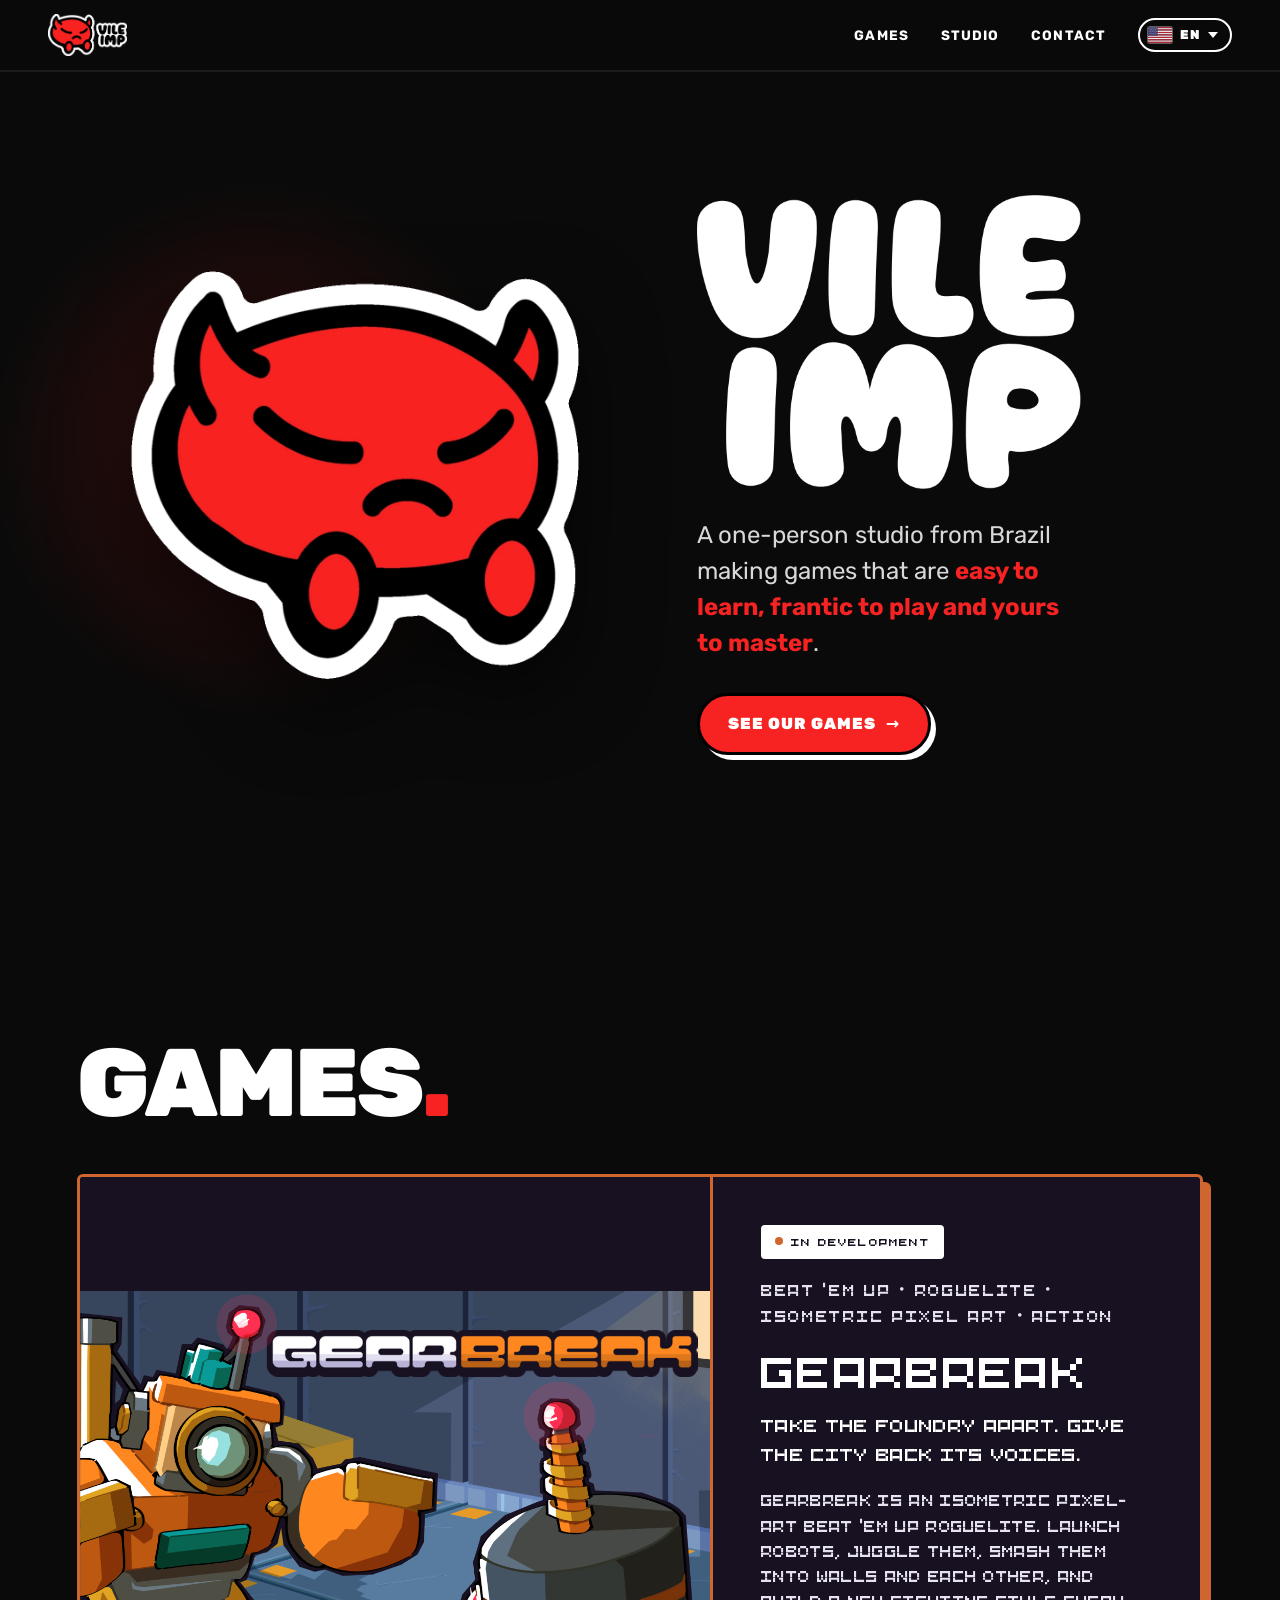
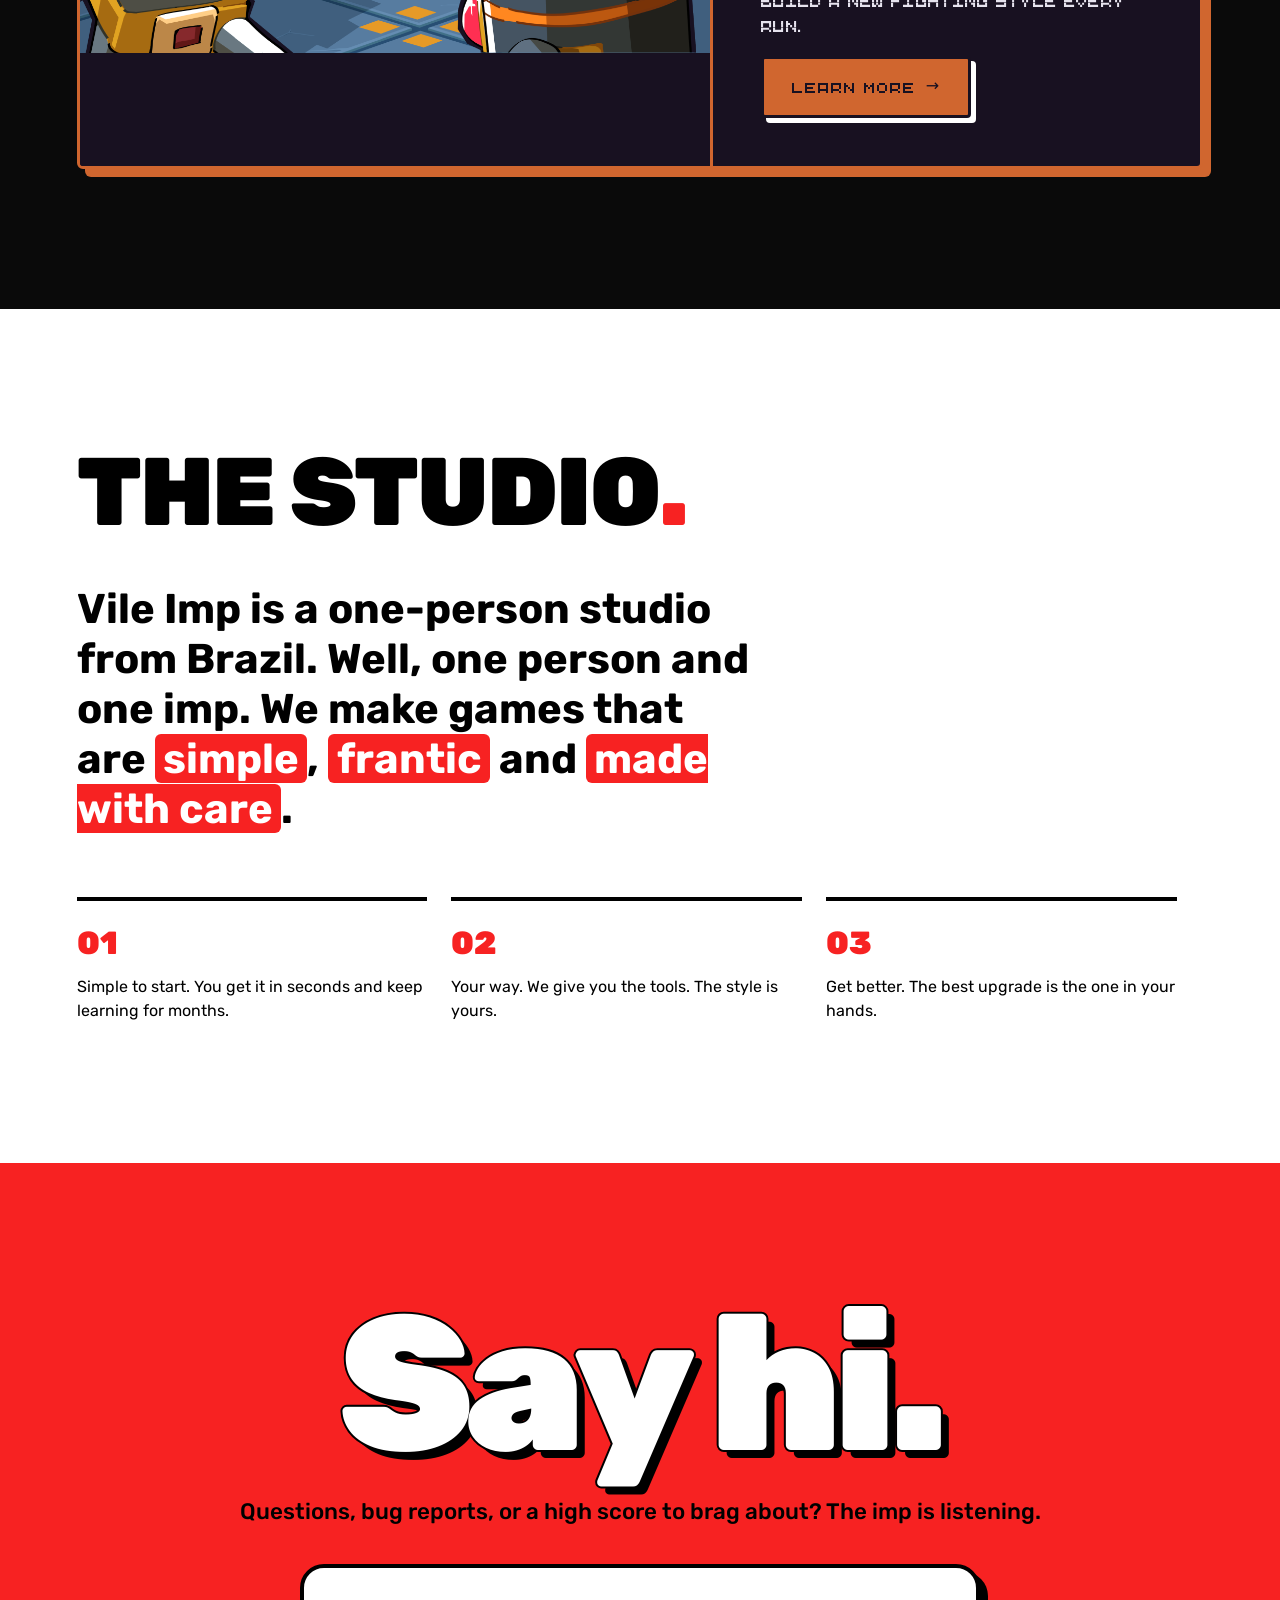
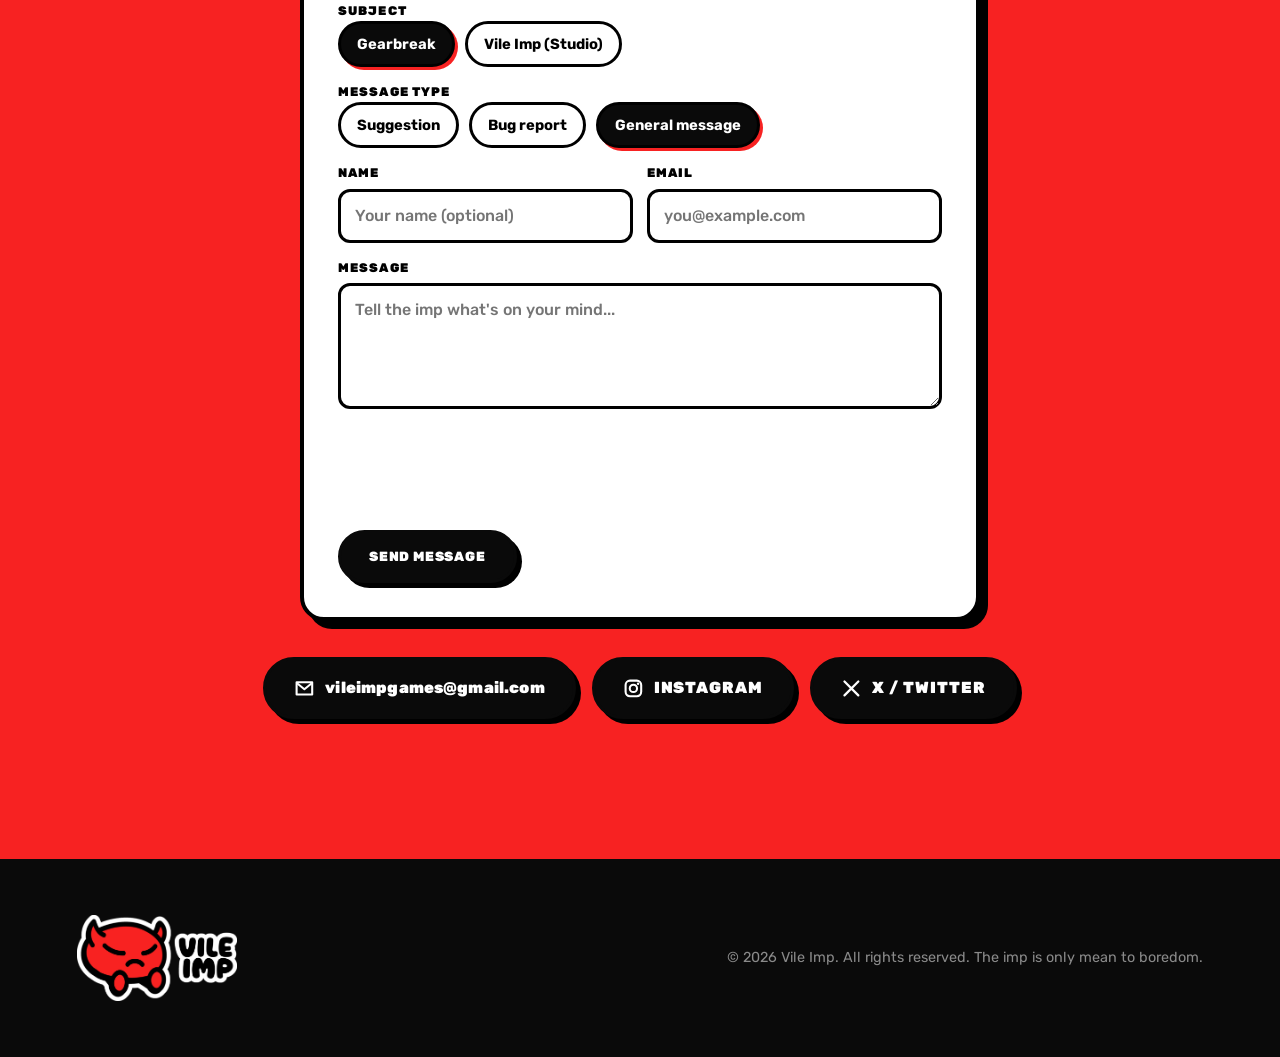
<file: index.html>
<!doctype html>
<html lang="en" data-title-en="Vile Imp - Games played your way" data-title-pt="Vile Imp - Jogos do seu jeito" data-title-es="Vile Imp - Juegos a tu manera" data-title-ja="Vile Imp - 自分のやり方で遊ぶゲーム" data-title-zh="Vile Imp - 用你的方式玩">
<head>
  <meta charset="utf-8">
  <meta name="viewport" content="width=device-width, initial-scale=1">
  <title>Vile Imp - Games played your way</title>
  <meta name="description" content="Vile Imp is a one-person game studio from Brazil making games that are easy to learn, frantic to play and yours to master.">
  <meta name="theme-color" content="#0a0a0a">
  <meta property="og:title" content="Vile Imp">
  <meta property="og:description" content="One-person game studio from Brazil. Games played your way.">
  <meta property="og:image" content="assets/og.png">
  <meta name="twitter:card" content="summary_large_image">
  <link rel="icon" type="image/png" href="assets/favicon.png">
  <link rel="apple-touch-icon" href="assets/apple-touch-icon.png">
  <link rel="preconnect" href="https://fonts.googleapis.com">
  <link rel="preconnect" href="https://fonts.gstatic.com" crossorigin>
  <link href="https://fonts.googleapis.com/css2?family=Rubik:wght@400;500;700;900&display=swap" rel="stylesheet">
  <script>(function(){try{var f=sessionStorage.getItem("vt");if(f){sessionStorage.removeItem("vt");document.documentElement.className+=" vt-in vt-"+f}}catch(e){}})();</script>
  <link rel="stylesheet" href="style.css?v=42">
</head>
<body>
  <svg width="0" height="0" style="position:absolute" aria-hidden="true"><symbol id="gear" viewBox="0 0 100 100"><path d="M43 4h14l2 12a35 35 0 0 1 9 4l10-7 10 10-7 10a35 35 0 0 1 4 9l12 2v14l-12 2a35 35 0 0 1-4 9l7 10-10 10-10-7a35 35 0 0 1-9 4l-2 12H43l-2-12a35 35 0 0 1-9-4l-10 7-10-10 7-10a35 35 0 0 1-4-9L3 57V43l12-2a35 35 0 0 1 4-9l-7-10 10-10 10 7a35 35 0 0 1 9-4z M50 33a17 17 0 1 0 0.01 0z" fill-rule="evenodd"/></symbol></svg>
  <header class="nav">
    <a class="nav__logo" href="index.html" aria-label="Vile Imp">
      <img src="assets/logo-sticker.png" alt="Vile Imp" width="717" height="383">
    </a>
    <nav class="nav__links" aria-label="Main">
      <a href="index.html#games" data-i18n="nav.games">Games</a>
      <a href="index.html#studio" data-i18n="nav.studio">Studio</a>
      <a href="index.html#contact" data-i18n="nav.contact">Contact</a>
      <div class="lang" id="lang">
        <button class="lang__btn" type="button" aria-haspopup="listbox" aria-expanded="false" aria-label="Language: English">
          <img class="lang__flag" src="assets/flags/us.svg" alt="" width="30" height="20"><span class="lang__code">EN</span><span class="lang__caret" aria-hidden="true"></span>
        </button>
        <ul class="lang__menu" role="listbox" aria-label="Language">
          <li><button type="button" role="option" data-lang="en" aria-selected="true"><img src="assets/flags/us.svg" alt="" width="30" height="20"><span>English</span></button></li>
          <li><button type="button" role="option" data-lang="pt" aria-selected="false"><img src="assets/flags/br.svg" alt="" width="30" height="20"><span>Português</span></button></li>
          <li><button type="button" role="option" data-lang="es" aria-selected="false"><img src="assets/flags/es.svg" alt="" width="30" height="20"><span>Español</span></button></li>
          <li><button type="button" role="option" data-lang="ja" aria-selected="false" lang="ja"><img src="assets/flags/jp.svg" alt="" width="30" height="20"><span>日本語</span></button></li>
          <li><button type="button" role="option" data-lang="zh" aria-selected="false" lang="zh-CN"><img src="assets/flags/cn.svg" alt="" width="30" height="20"><span>简体中文</span></button></li>
        </ul>
      </div>
    </nav>
  </header>

  <main id="top">
    <section class="hero">
      <div class="hero__imp">
        <img src="assets/imp-sticker-2.png" alt="Vile Imp mascot" width="1038" height="948">
      </div>
      <div class="hero__text">
        <img class="hero__wordmark" src="assets/wordmark-white.png" alt="Vile Imp" width="579" height="443">
        <p class="hero__tag" data-i18n="hero.tag">A one-person studio from Brazil making games that are <em>easy to learn, frantic to play and yours to master</em>.</p>
        <a class="btn" href="#games"><span data-i18n="hero.cta">See our games</span> <span aria-hidden="true">→</span></a>
      </div>
    </section>


    <section class="section games" id="games">
      <h2 class="section__title" data-i18n="games.title">Games</h2>

      <a class="feature feature--gb" href="gearbreak.html">
        <div class="feature__art">
          <img class="feature__shot" src="assets/gearbreak/cover.png" width="1232" height="706" alt="">
        </div>
        <div class="feature__body">
          <span class="badge" data-i18n="games.badge">In development</span>
          <p class="feature__kicker" data-i18n="gb.genres">Beat 'em up · Roguelite · Isometric pixel art · Action</p>
          <h3>Gearbreak</h3>
          <p class="feature__tagline" data-i18n="gb.tagline">Take the Foundry apart. Give the city back its voices.</p>
          <p data-i18n="gb.short">Gearbreak is an isometric pixel-art beat 'em up roguelite. Launch robots, juggle them, smash them into walls and each other, and build a new fighting style every run.</p>
          <span class="btn"><span data-i18n="games.more">Learn more</span> <span aria-hidden="true">→</span></span>
        </div>
      </a>
    </section>

    <section class="section studio" id="studio">
      <div class="studio__inner">
        <h2 class="section__title section__title--dark" data-i18n="studio.title">The studio</h2>
        <p class="studio__lead" data-i18n="studio.lead">Vile Imp is a one-person studio from Brazil. Well, one person and one imp. We make games that are <mark>simple</mark>, <mark>frantic</mark> and <mark>made with care</mark>.</p>
        <ul class="studio__values">
          <li><strong>01</strong><span data-i18n="studio.v1">Simple to start. You get it in seconds and keep learning for months.</span></li>
          <li><strong>02</strong><span data-i18n="studio.v2">Your way. We give you the tools. The style is yours.</span></li>
          <li><strong>03</strong><span data-i18n="studio.v3">Get better. The best upgrade is the one in your hands.</span></li>
        </ul>
      </div>
    </section>

    <section class="section contact" id="contact">
      <h2 class="contact__big" data-i18n="contact.title">Say hi.</h2>
      <p class="contact__sub" data-i18n="contact.sub">Questions, bug reports, or a high score to brag about? The imp is listening.</p>

      <form class="contact__form" id="contact-form" action="https://api.web3forms.com/submit" method="POST">
        <input type="hidden" name="access_key" value="1ed85810-a973-478f-9a73-c99970048495">
        <input type="checkbox" name="botcheck" class="contact__hp" tabindex="-1" autocomplete="off" aria-hidden="true">
        <input type="hidden" name="subject" value="[Gearbreak] General message">

        <fieldset class="contact__topics">
          <legend class="contact__label" data-i18n="contact.subjectLabel">Subject</legend>
          <div class="contact__pills">
            <label class="contact__pill">
              <input type="radio" name="project" value="Gearbreak" checked>
              <span>Gearbreak</span>
            </label>
            <label class="contact__pill">
              <input type="radio" name="project" value="Vile Imp">
              <span data-i18n="contact.subjectStudio">Vile Imp (Studio)</span>
            </label>
          </div>
        </fieldset>

        <fieldset class="contact__topics">
          <legend class="contact__label" data-i18n="contact.topicLabel">Message type</legend>
          <div class="contact__pills">
            <label class="contact__pill">
              <input type="radio" name="topic" value="Suggestion">
              <span data-i18n="contact.topicSuggestion">Suggestion</span>
            </label>
            <label class="contact__pill">
              <input type="radio" name="topic" value="Bug report">
              <span data-i18n="contact.topicBug">Bug report</span>
            </label>
            <label class="contact__pill">
              <input type="radio" name="topic" value="General message" checked>
              <span data-i18n="contact.topicGeneral">General message</span>
            </label>
          </div>
        </fieldset>

        <div class="contact__row">
          <label class="contact__field">
            <span class="contact__label" data-i18n="contact.nameLabel">Name</span>
            <input type="text" name="name" id="contact-name" maxlength="100" autocomplete="name" placeholder="Your name (optional)" data-i18n-placeholder="contact.namePh">
          </label>
          <label class="contact__field">
            <span class="contact__label" data-i18n="contact.emailLabel">Email</span>
            <input type="email" name="email" id="contact-email" maxlength="160" required autocomplete="email" placeholder="you@example.com" data-i18n-placeholder="contact.emailPh">
          </label>
        </div>

        <label class="contact__field">
          <span class="contact__label" data-i18n="contact.msgLabel">Message</span>
          <textarea name="message" id="contact-message" rows="4" minlength="5" maxlength="3000" required placeholder="Tell the imp what's on your mind..." data-i18n-placeholder="contact.msgPh"></textarea>
        </label>

        <div class="h-captcha" data-captcha="true"></div>

        <div class="contact__actions">
          <button class="btn btn--dark contact__submit" type="submit" data-i18n="contact.send">Send message</button>
          <p class="contact__status" id="contact-status" role="status" aria-live="polite"></p>
        </div>
      </form>

      <div class="contact__links">
        <a class="btn btn--dark btn--mail" href="mailto:vileimpgames@gmail.com"><svg class="btn__icon" viewBox="0 0 24 24" aria-hidden="true"><path d="M3 5h18v14H3z" fill="none" stroke="currentColor" stroke-width="2.4" stroke-linejoin="round"/><path d="M3.5 6l8.5 7 8.5-7" fill="none" stroke="currentColor" stroke-width="2.4" stroke-linejoin="round"/></svg>vileimpgames@gmail.com</a>
        <a class="btn btn--dark" href="https://www.instagram.com/vileimpgames" target="_blank" rel="noopener"><svg class="btn__icon" viewBox="0 0 24 24" aria-hidden="true"><rect x="3" y="3" width="18" height="18" rx="5" fill="none" stroke="currentColor" stroke-width="2.4"/><circle cx="12" cy="12" r="4.2" fill="none" stroke="currentColor" stroke-width="2.4"/><circle cx="17.4" cy="6.6" r="1.4" fill="currentColor"/></svg>Instagram</a>
        <a class="btn btn--dark" href="https://x.com/vileimpgames" target="_blank" rel="noopener"><svg class="btn__icon" viewBox="0 0 24 24" aria-hidden="true"><path d="M4 4l16 16M20 4L4 20" fill="none" stroke="currentColor" stroke-width="2.6" stroke-linecap="round"/></svg>X / Twitter</a>
      </div>
    </section>
  </main>

  <footer class="footer">
    <img src="assets/logo-sticker.png" alt="Vile Imp" width="717" height="383" class="footer__logo">
    <p>© <span id="year">2026</span> Vile Imp. <span data-i18n="footer">All rights reserved. The imp is only mean to boredom.</span></p>
  </footer>

  <script src="i18n.js?v=29"></script>
  <script src="site.js?v=4"></script>
  <script src="https://web3forms.com/client/script.js" async defer></script>
</body>
</html>
</file>
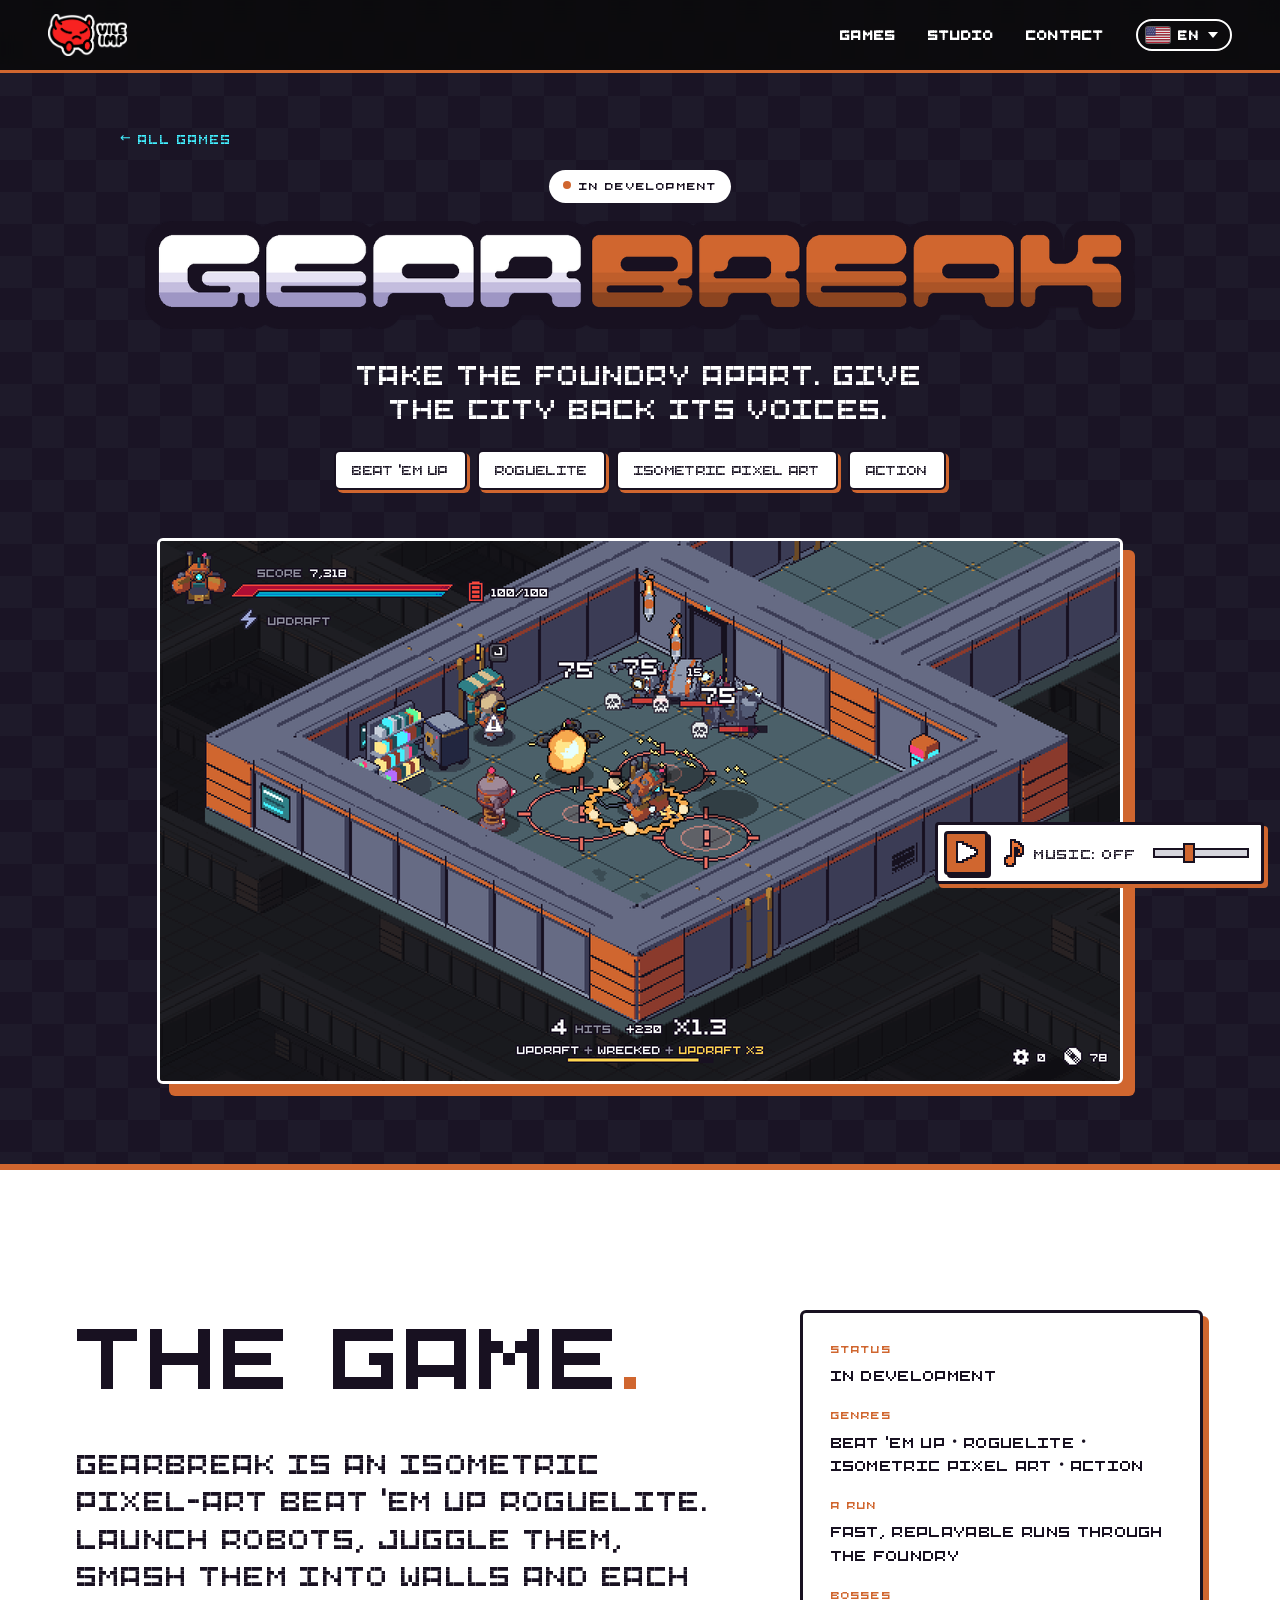
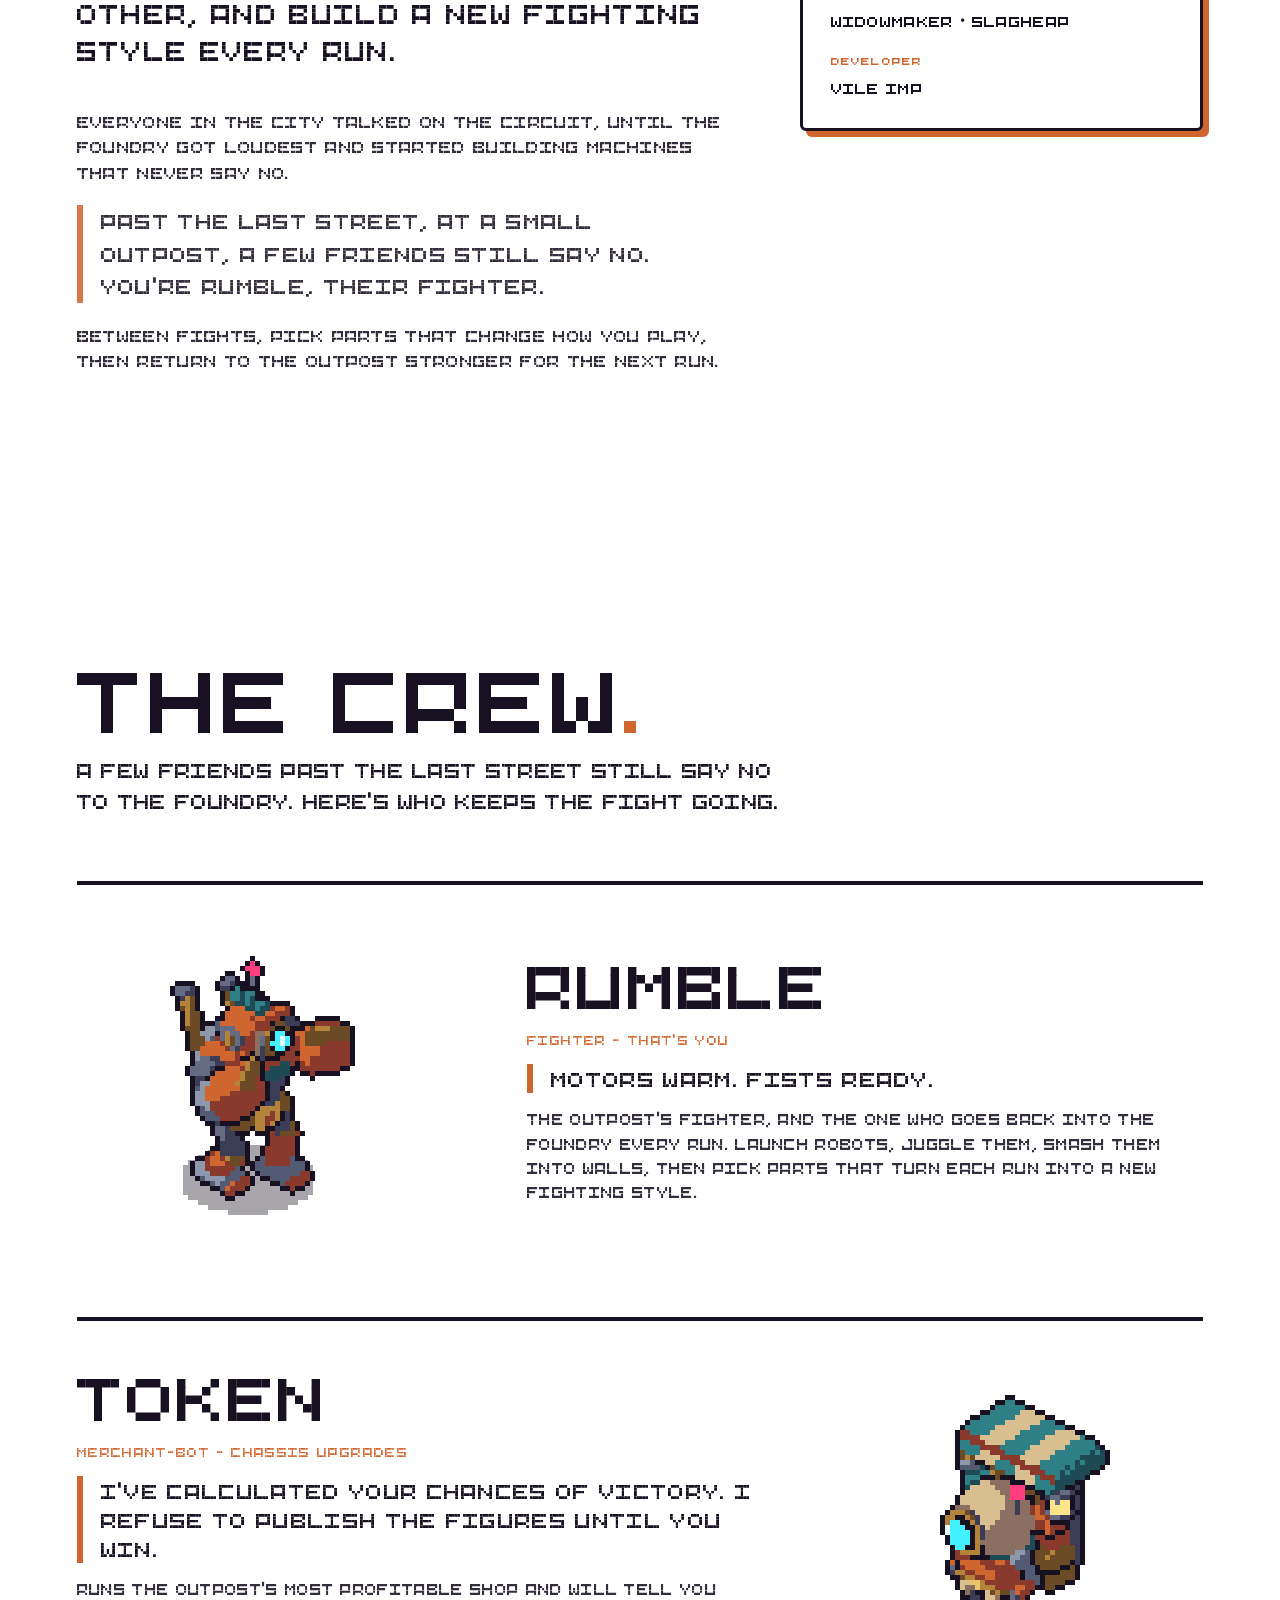
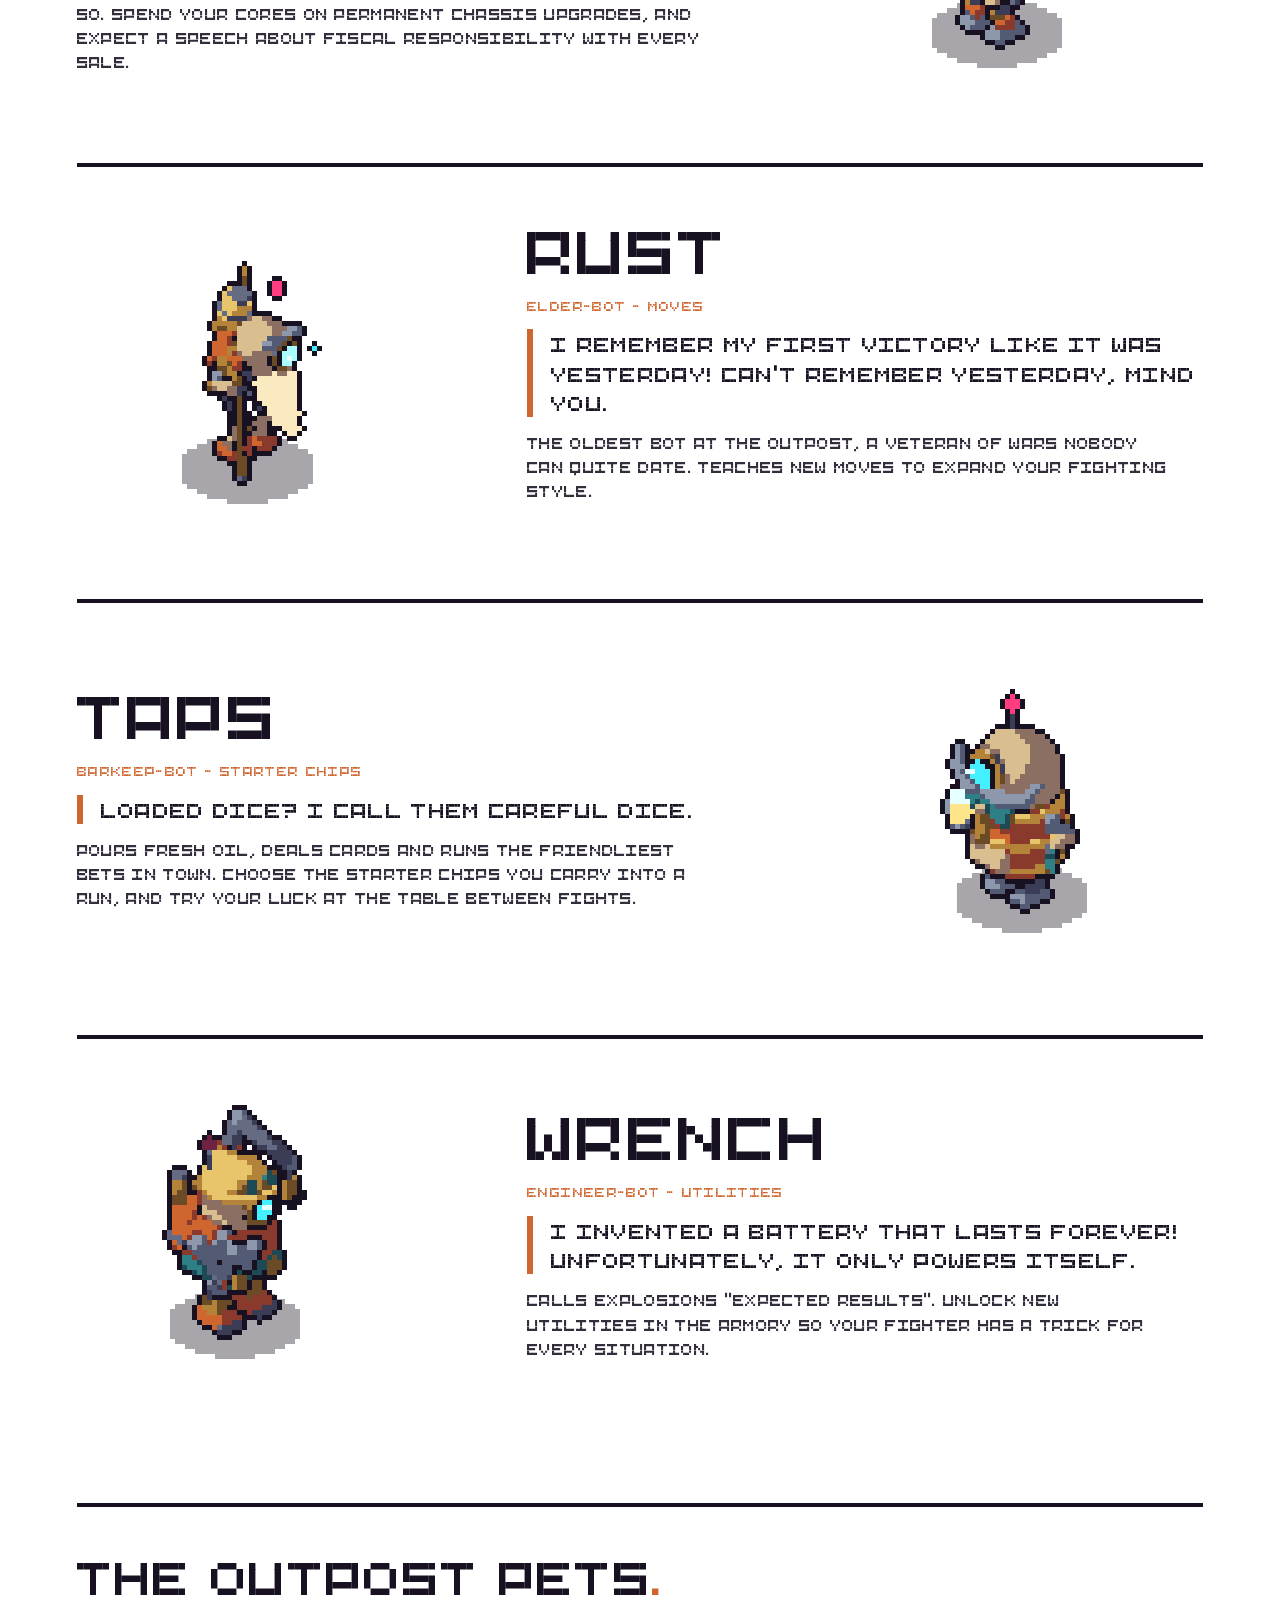
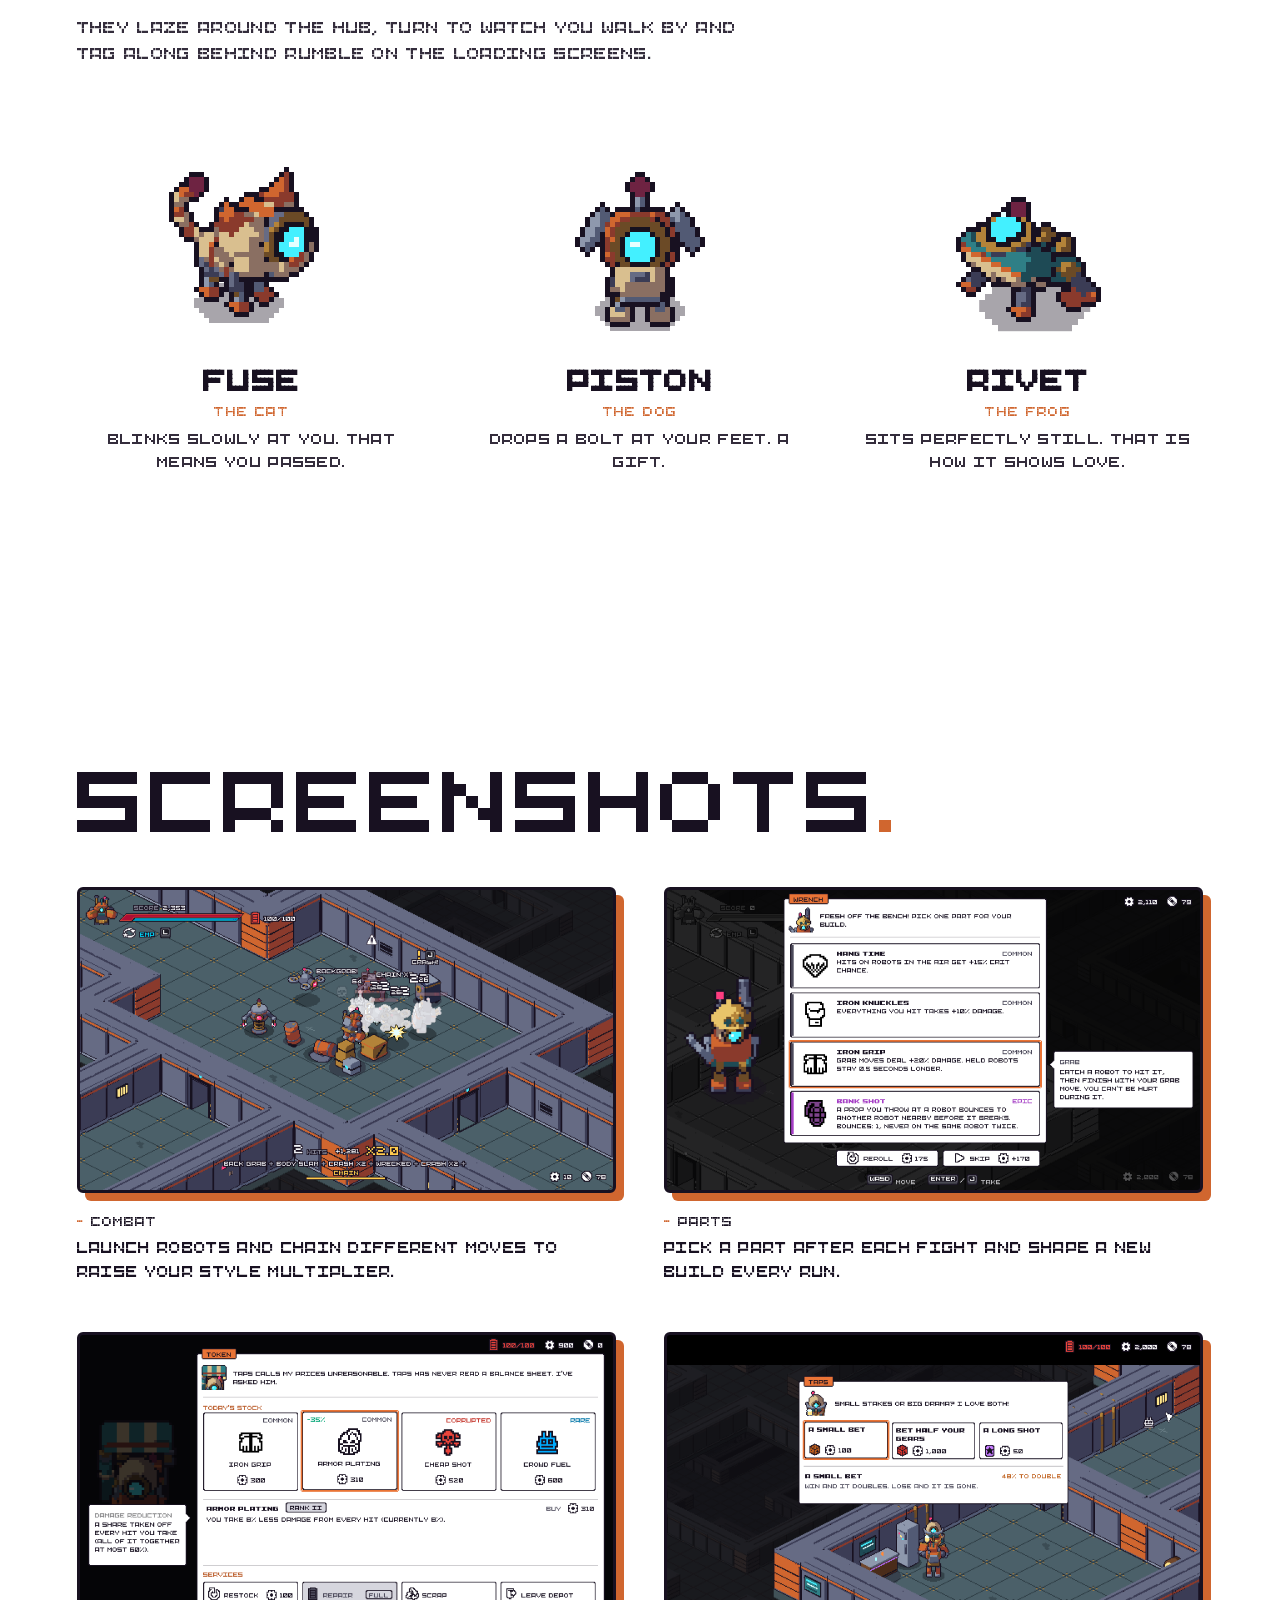
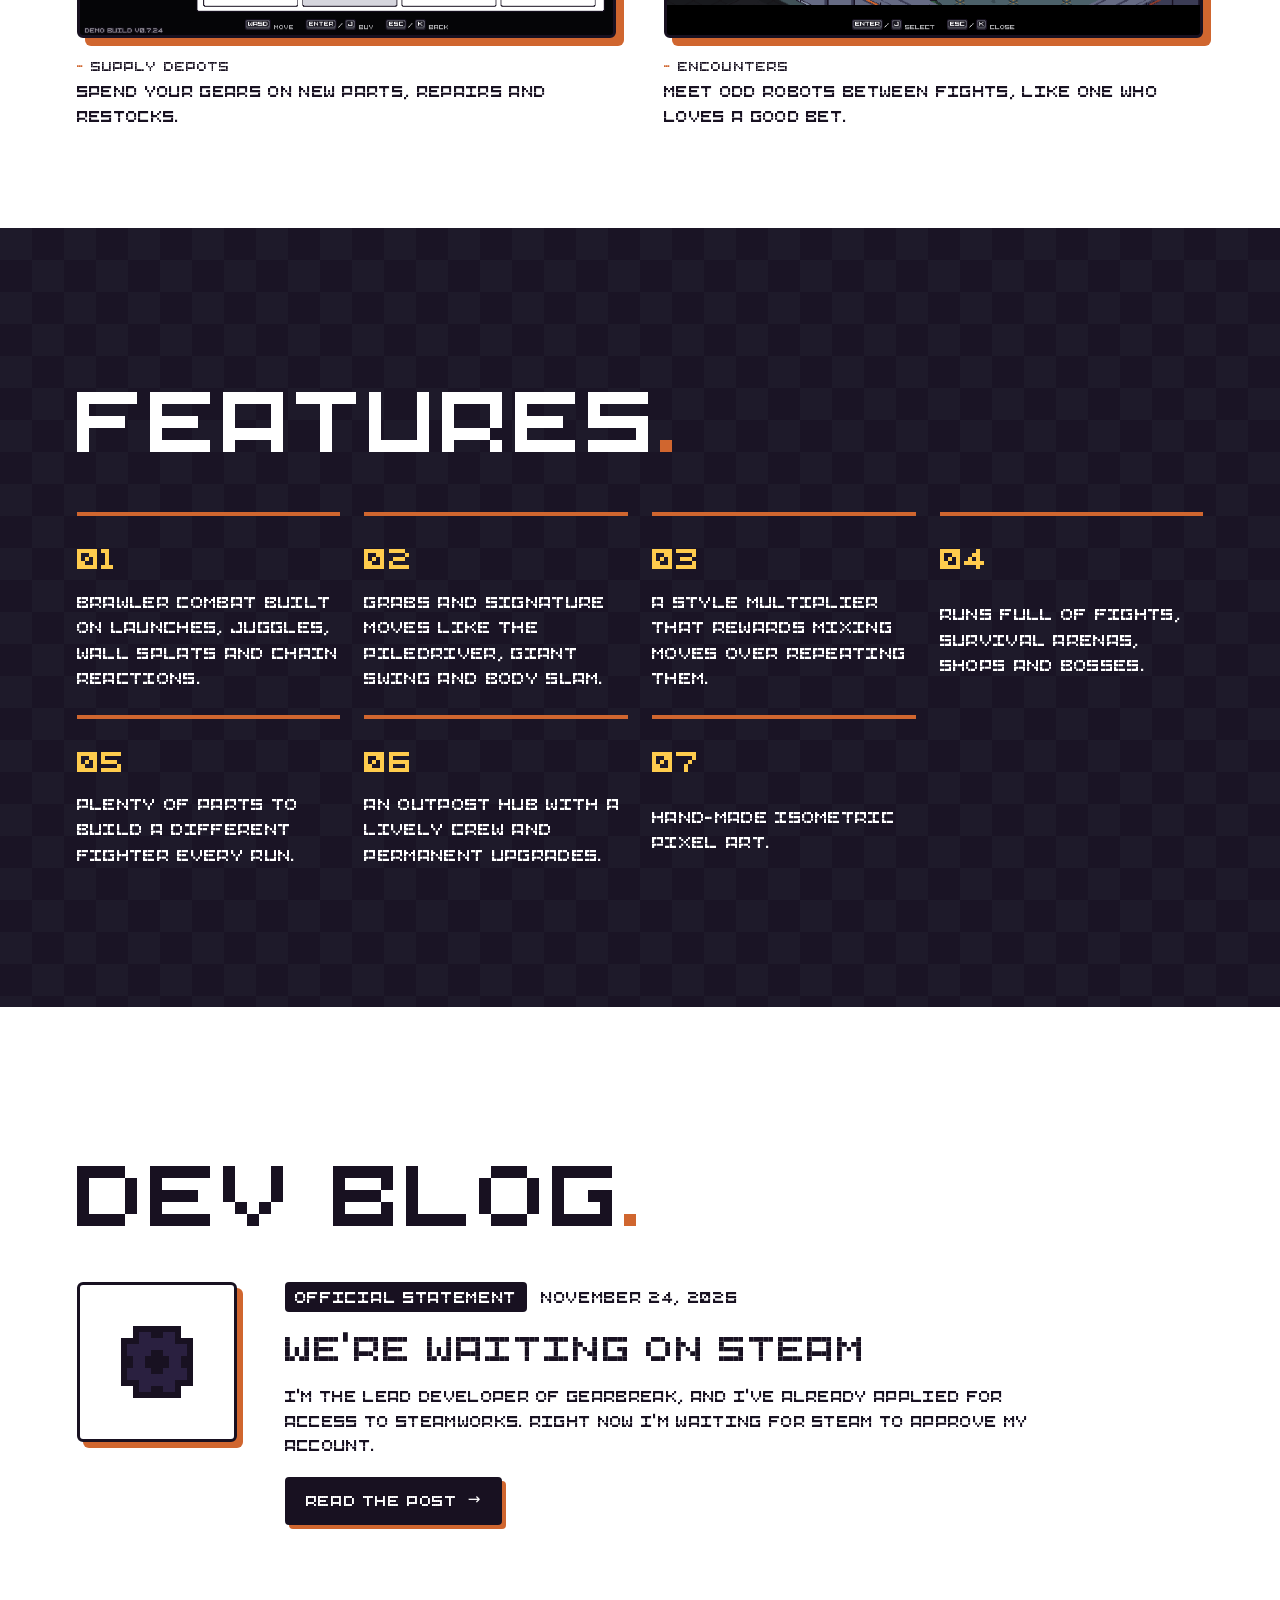
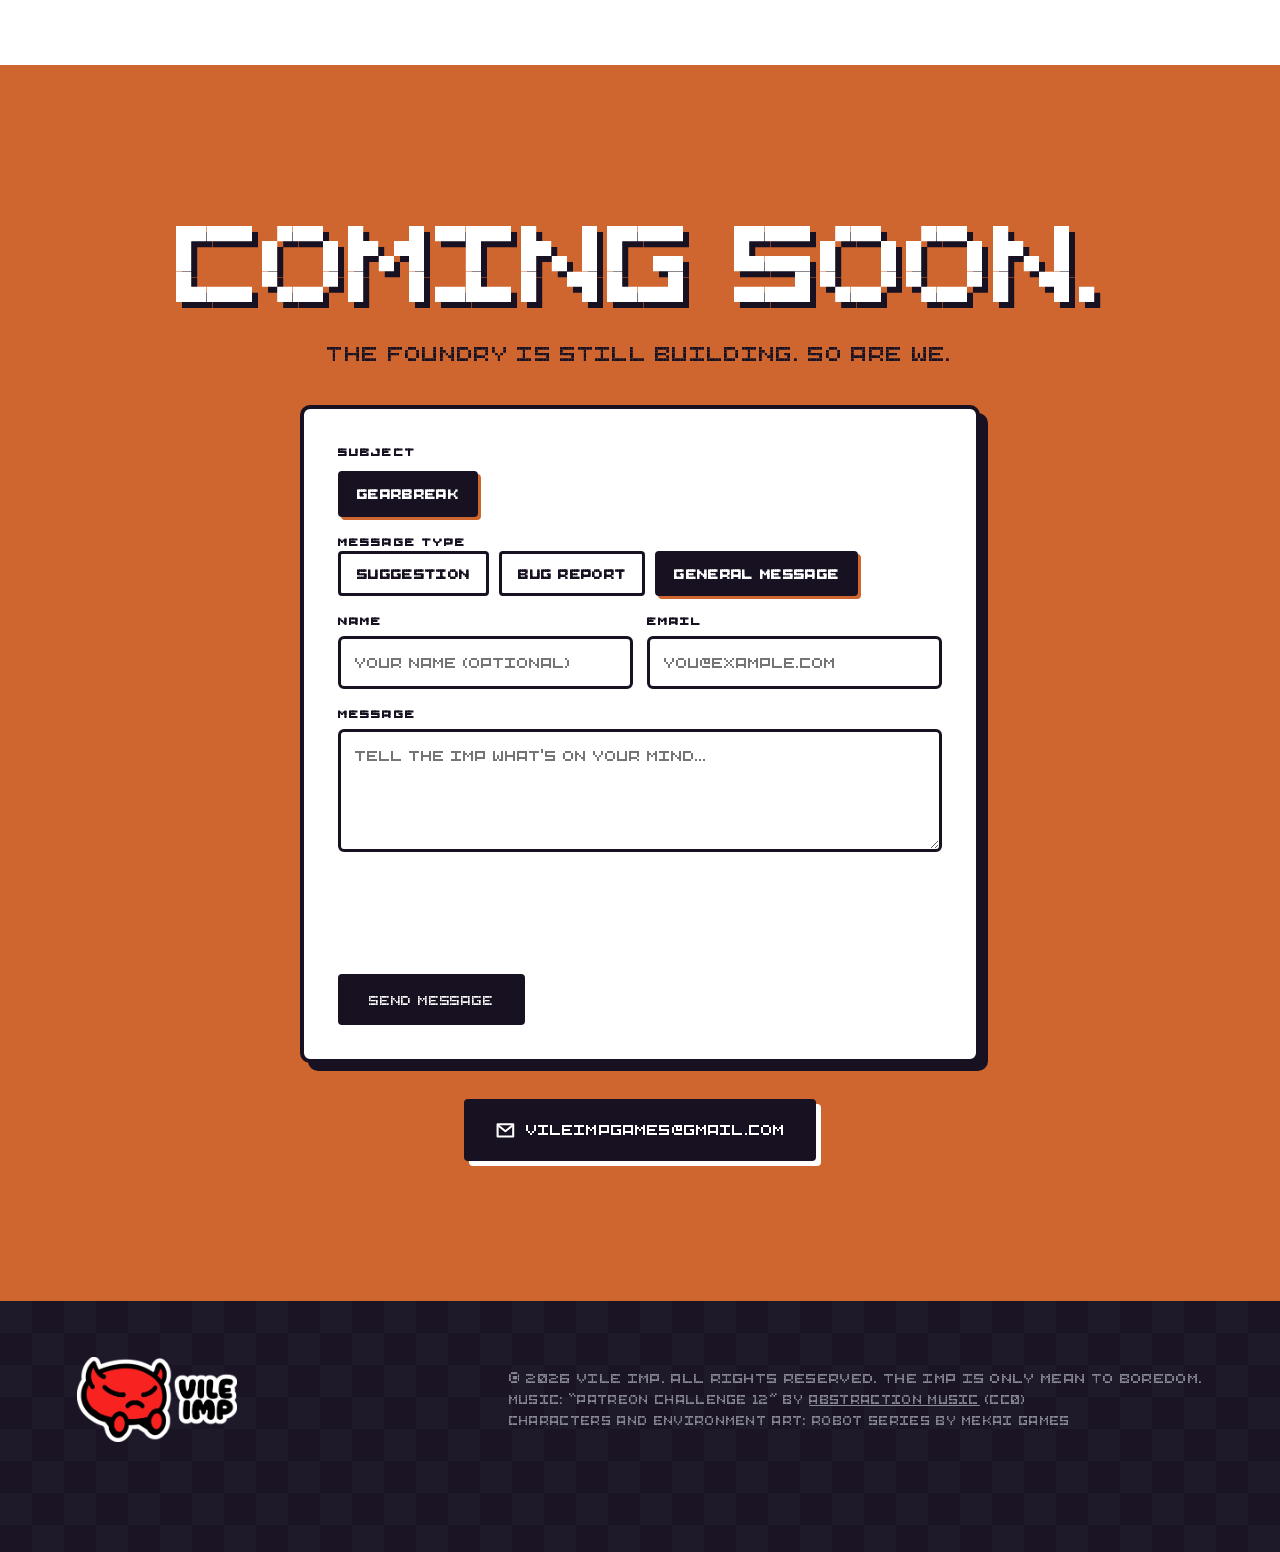
<file: gearbreak/index.html>
<!doctype html>
<html lang="en">
<head>
  <meta charset="utf-8">
  <title>Gearbreak - Vile Imp</title>
  <meta name="robots" content="noindex">
  <link rel="canonical" href="../gearbreak.html">
  <meta http-equiv="refresh" content="0; url=../gearbreak.html">
  <script>location.replace('../gearbreak.html' + location.hash);</script>
</head>
<body>
  <p><a href="../gearbreak.html">Gearbreak</a></p>
</body>
</html>
</file>
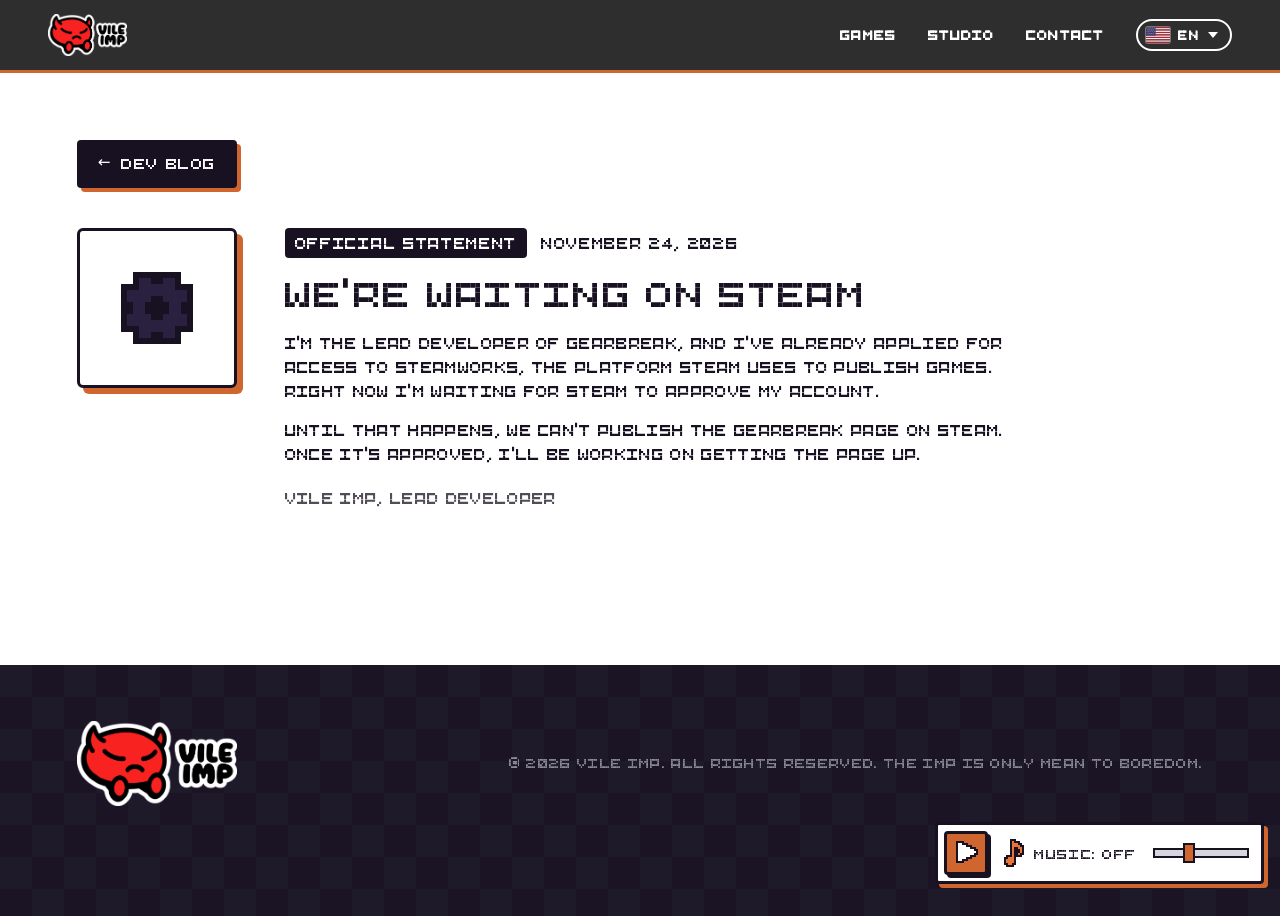
<file: blog-steamworks.html>
<!doctype html>
<html lang="en">
<head>
  <meta charset="utf-8">
  <title>We're waiting on Steam - Vile Imp</title>
  <meta name="robots" content="noindex">
  <link rel="canonical" href="gearbreak/blog-steamworks.html">
  <meta http-equiv="refresh" content="0; url=gearbreak/blog-steamworks.html">
  <script>location.replace('gearbreak/blog-steamworks.html' + location.hash);</script>
</head>
<body>
  <p>This post moved to <a href="gearbreak/blog-steamworks.html">gearbreak/blog-steamworks.html</a>.</p>
</body>
</html>
</file>
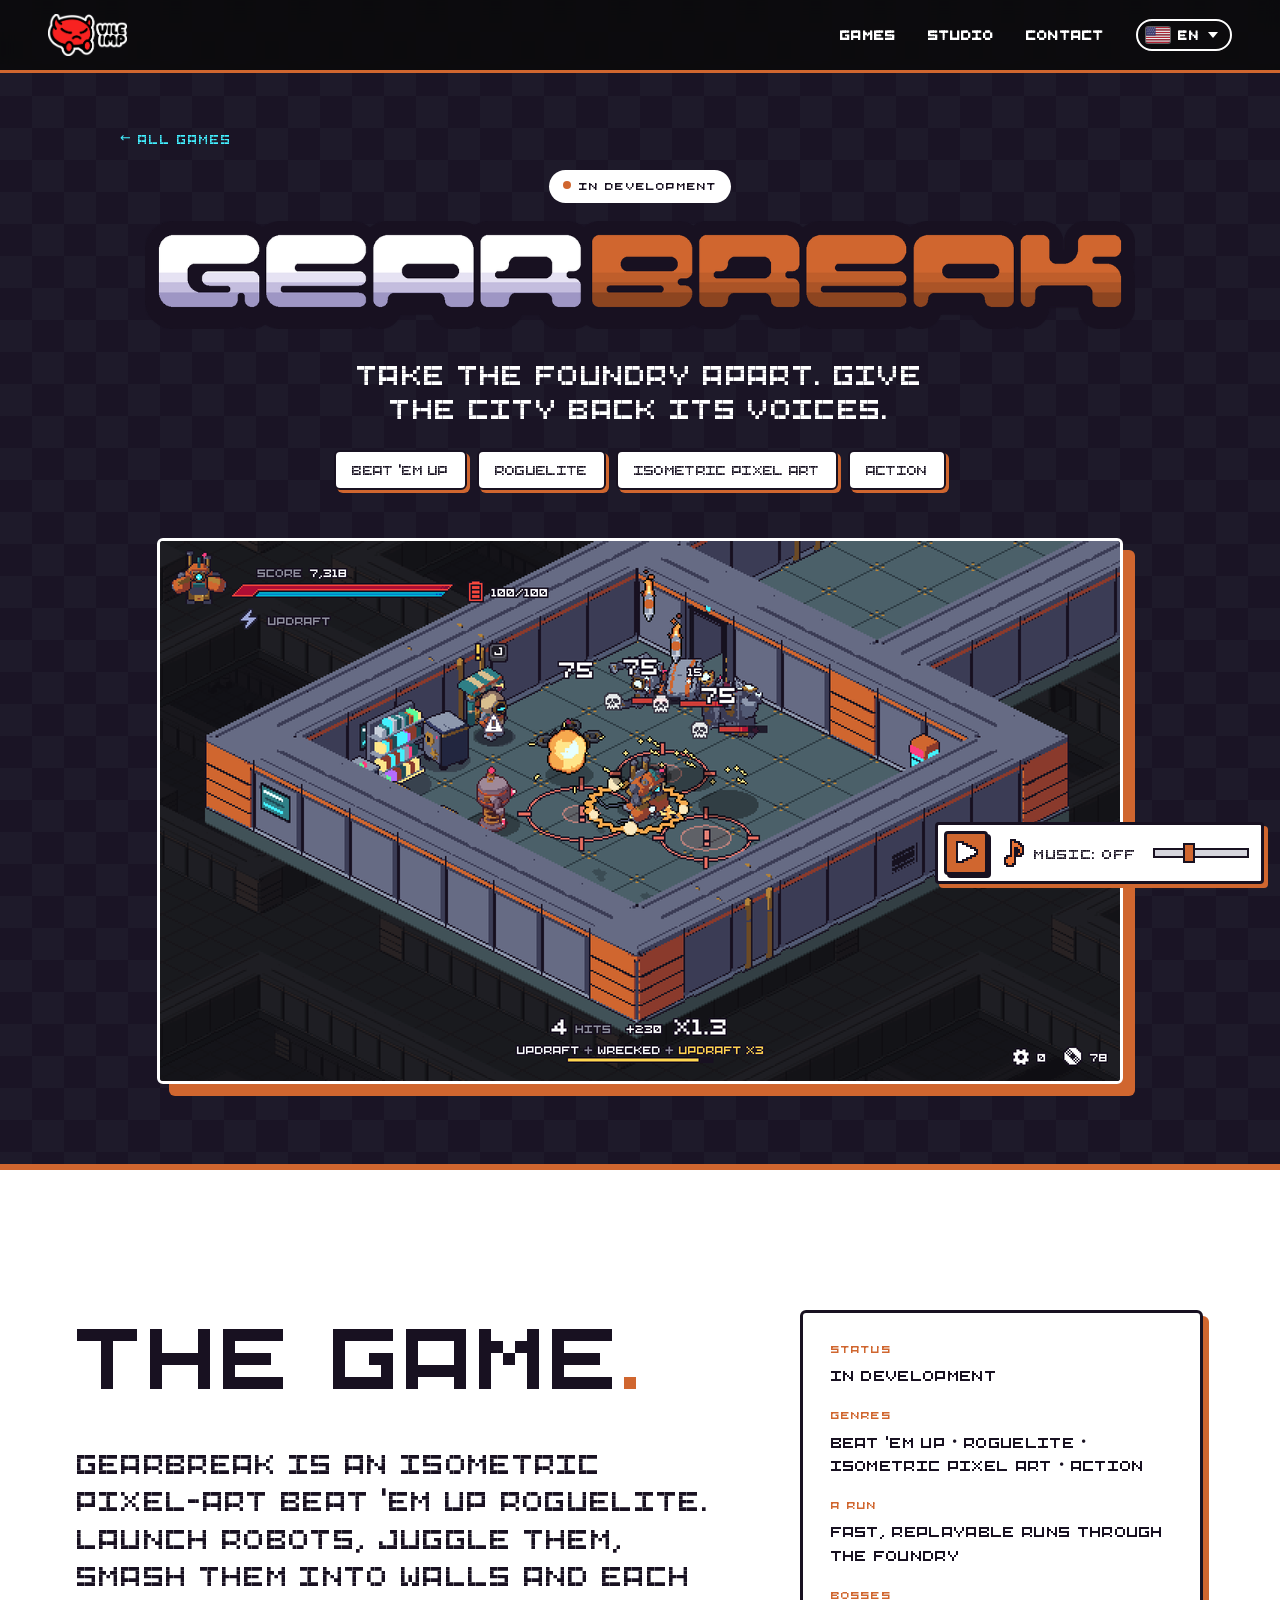
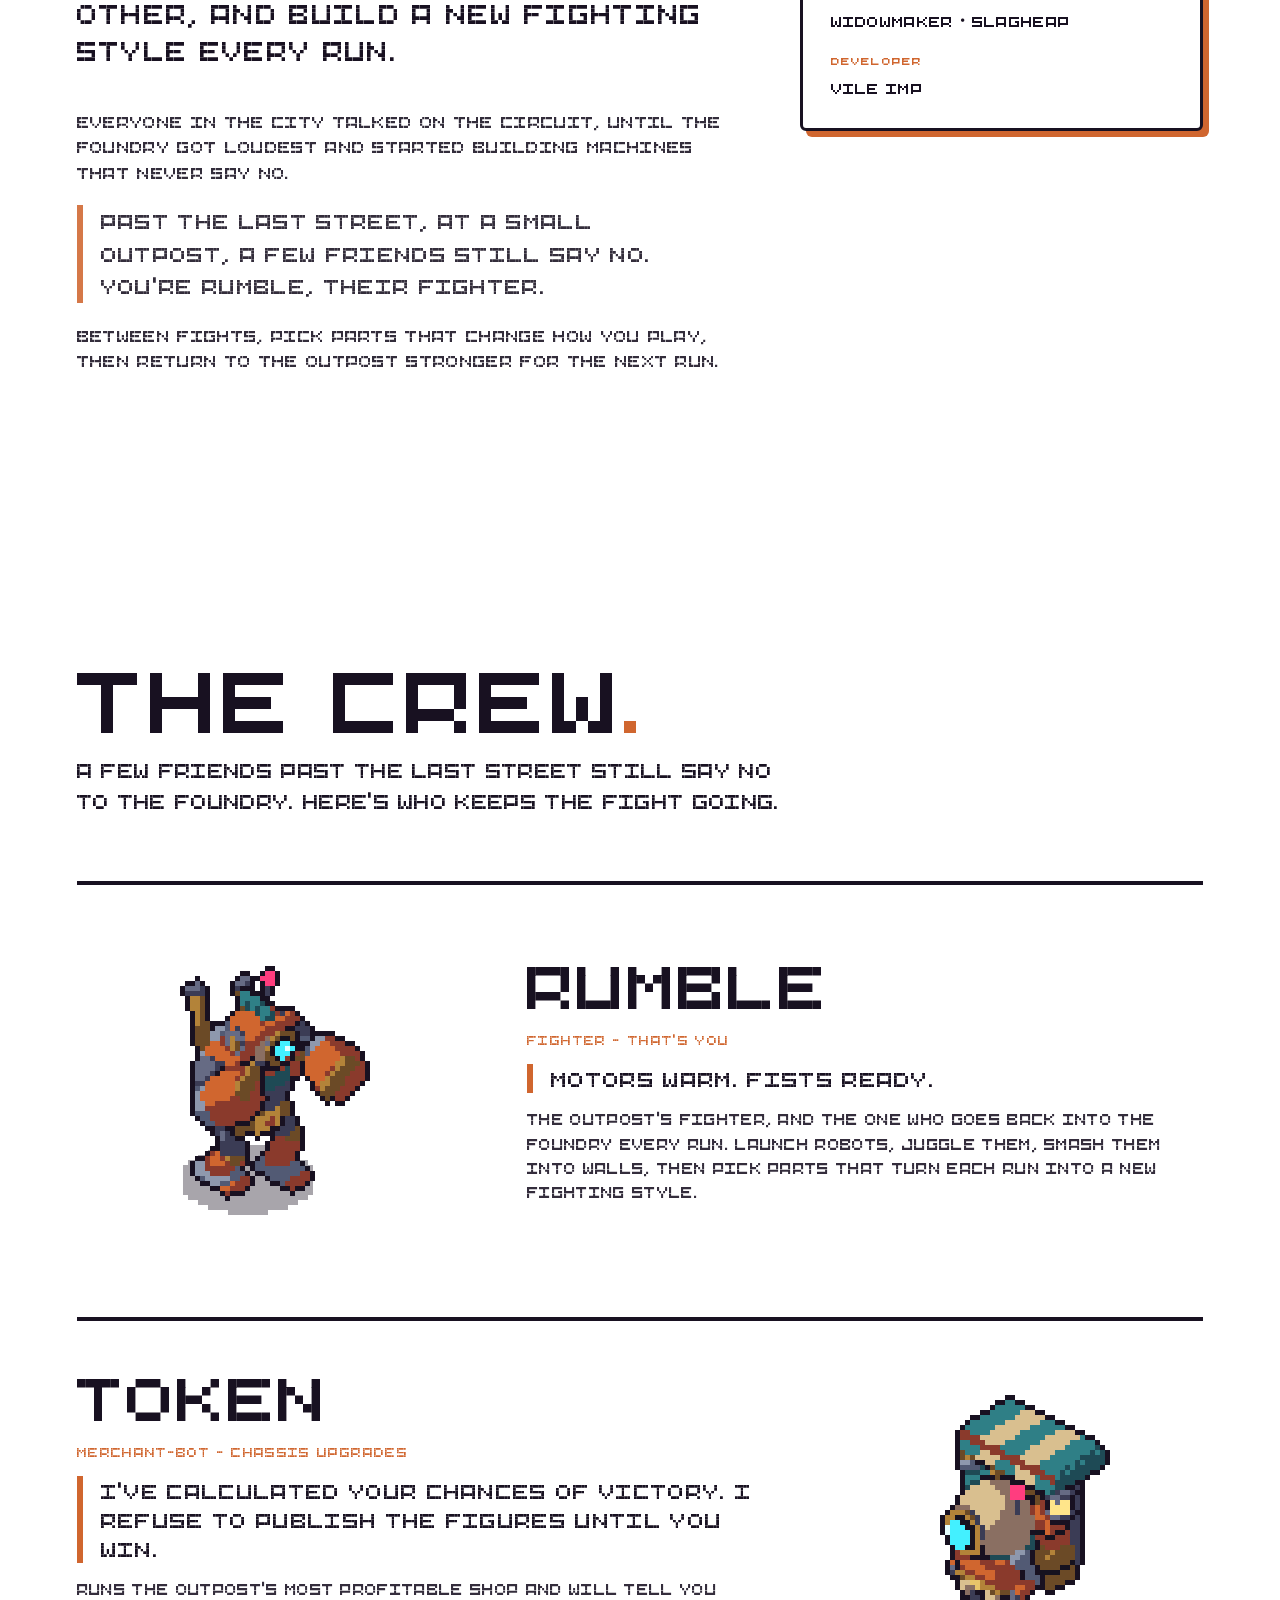
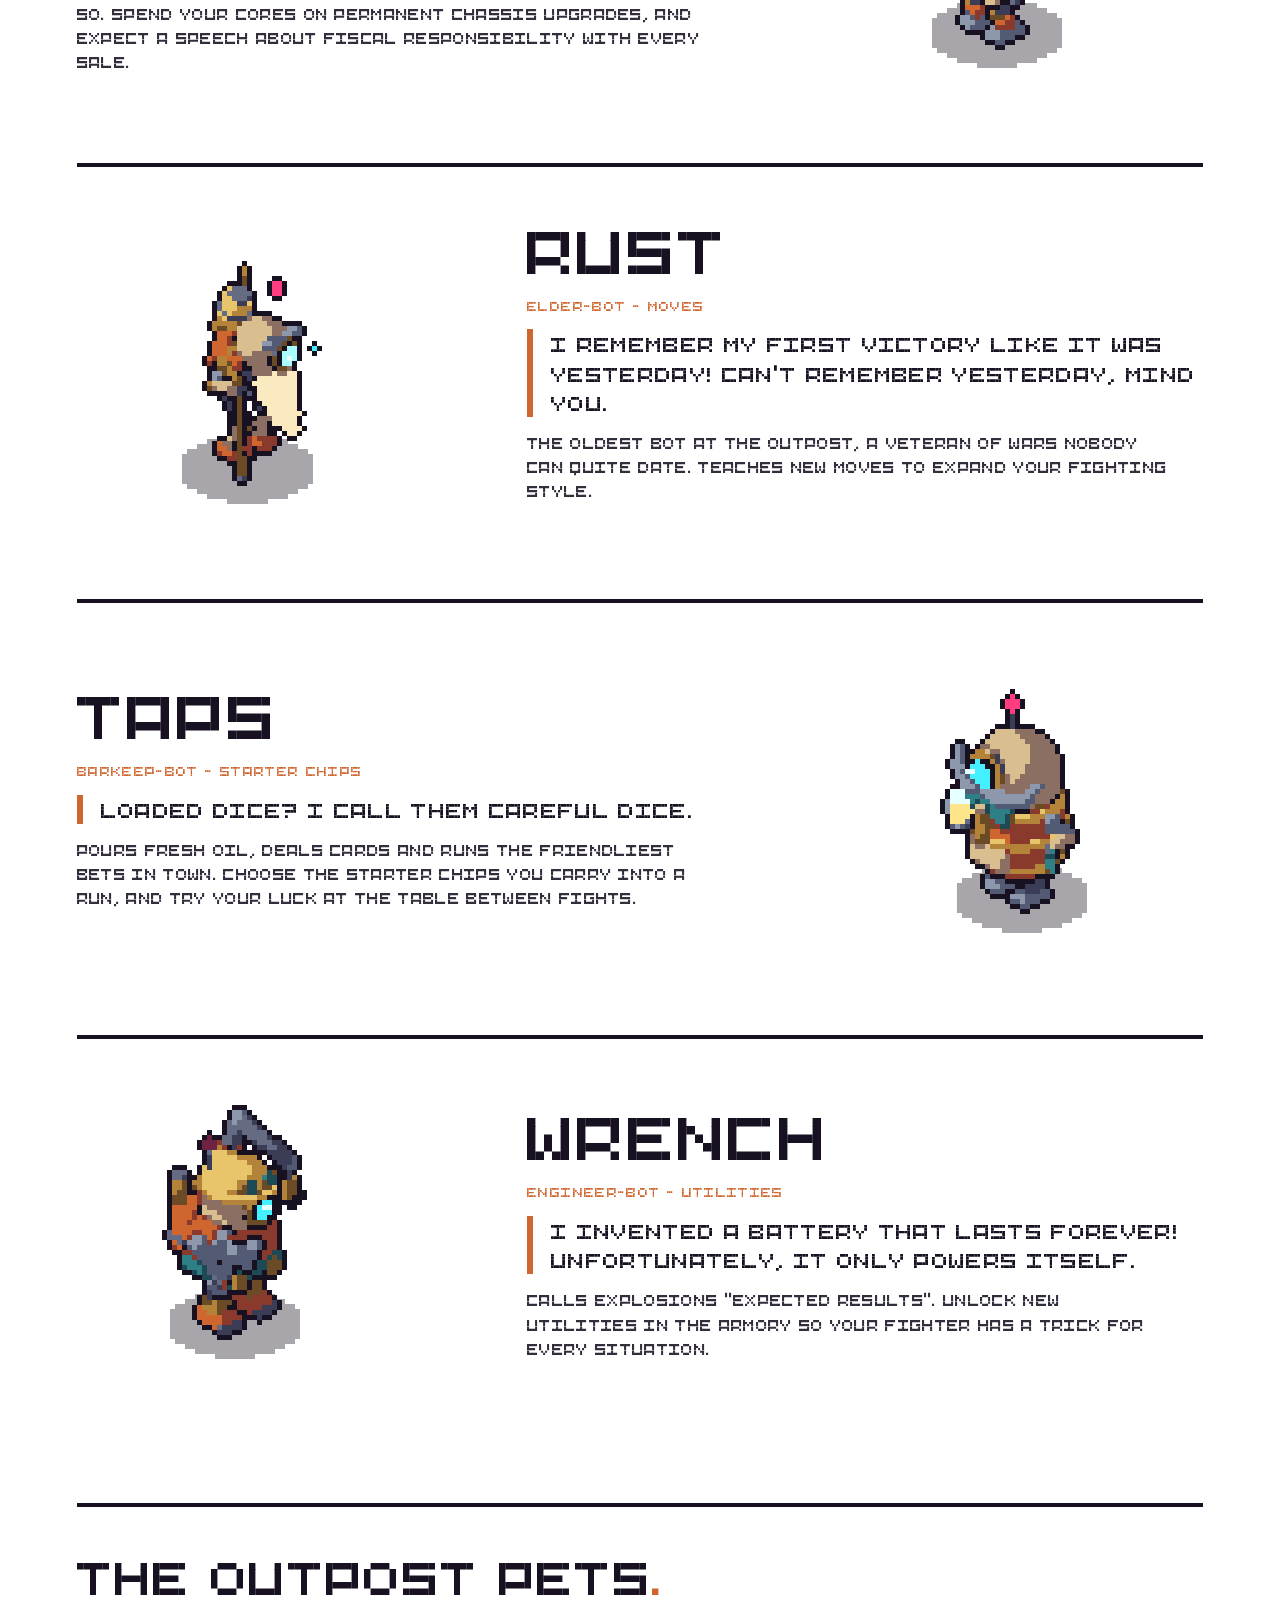
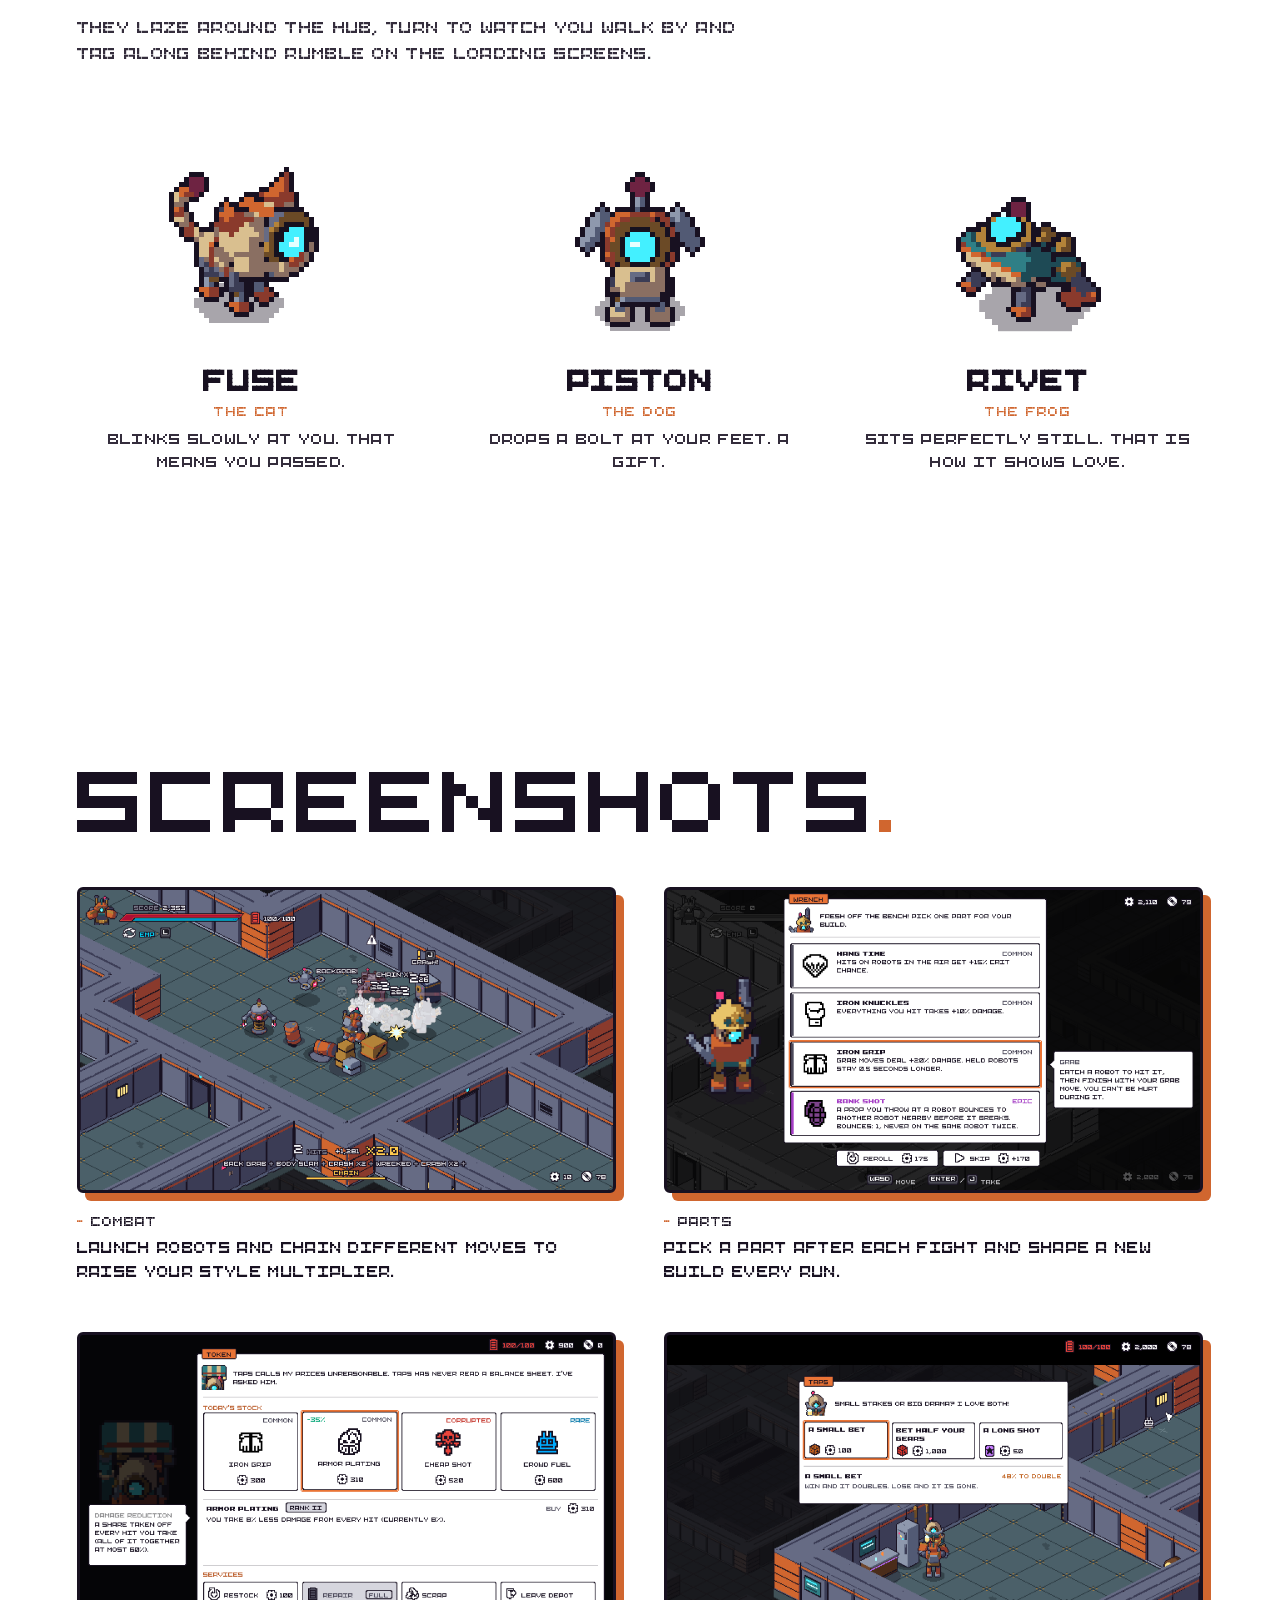
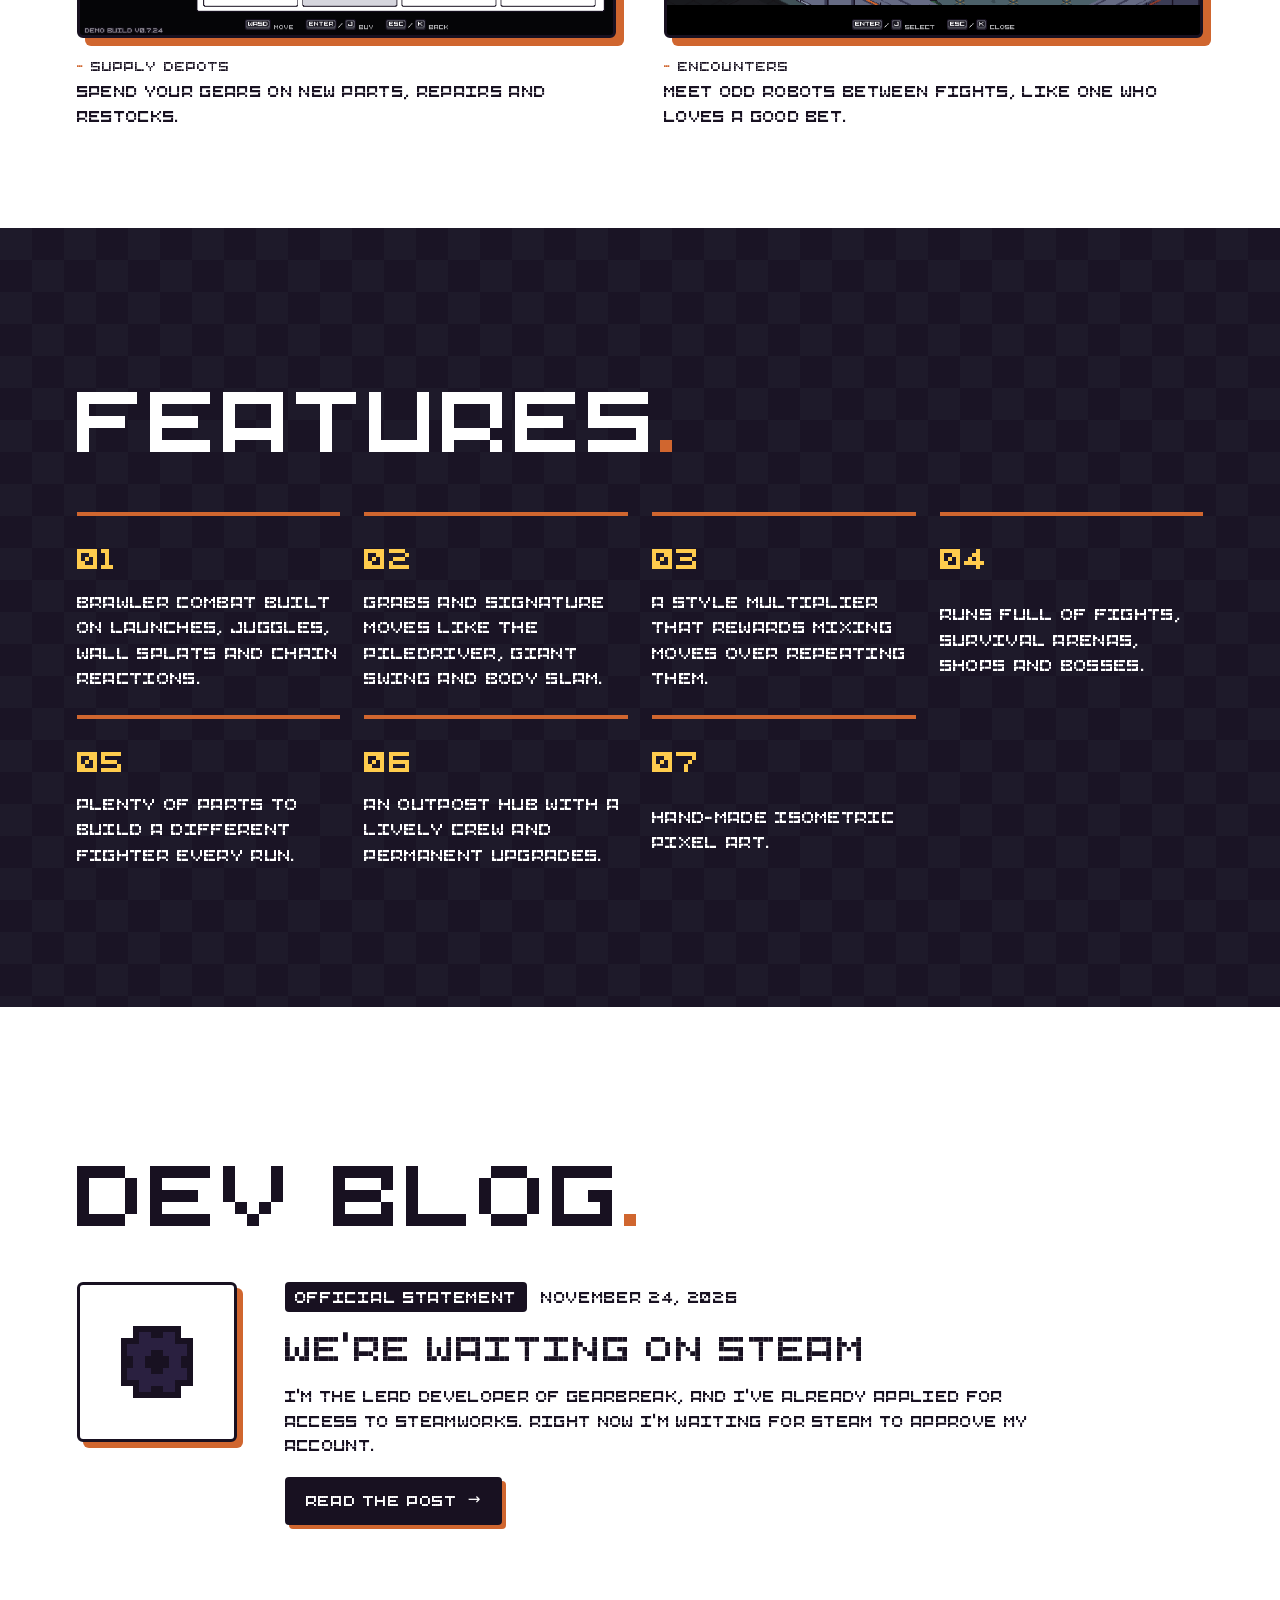
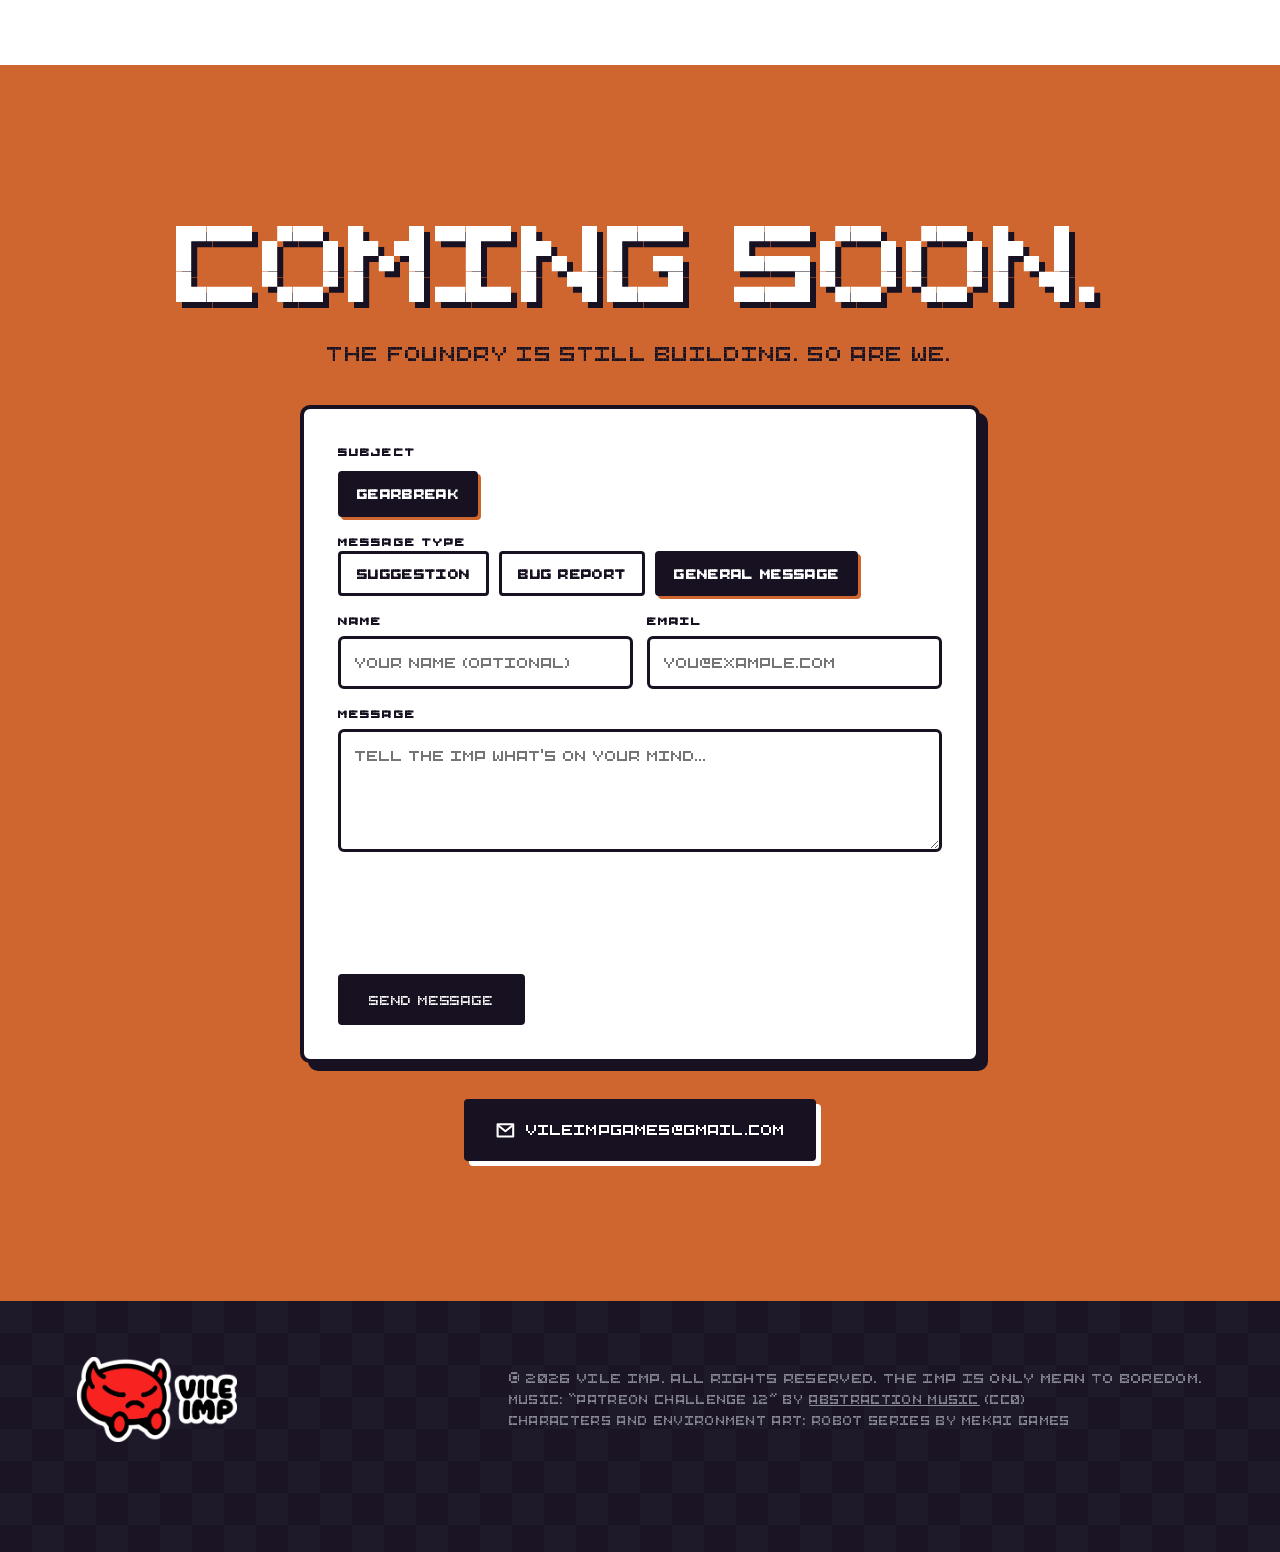
<file: gearbreak.html>
<!doctype html>
<html lang="en" data-title-en="Gearbreak — Vile Imp" data-title-pt="Gearbreak — Vile Imp" data-title-es="Gearbreak — Vile Imp" data-title-ja="Gearbreak — Vile Imp" data-title-zh="Gearbreak - Vile Imp">
<head>
  <meta charset="utf-8">
  <meta name="viewport" content="width=device-width, initial-scale=1">
  <title>Gearbreak — Vile Imp</title>
  <meta name="description" content="Gearbreak is an isometric pixel-art beat 'em up roguelite by Vile Imp.">
  <meta name="theme-color" content="#181121">
  <meta property="og:title" content="Gearbreak — Vile Imp">
  <meta property="og:description" content="Take the Foundry apart. Give the city back its voices.">
  <meta property="og:image" content="assets/gearbreak/crash-chain.png">
  <link rel="icon" type="image/png" href="assets/gearbreak/favicon.png">
  <link rel="icon" href="assets/gearbreak/favicon.ico" sizes="any">
  <link rel="apple-touch-icon" href="assets/gearbreak/apple-touch-icon.png">
  <link rel="preconnect" href="https://fonts.googleapis.com">
  <link rel="preconnect" href="https://fonts.gstatic.com" crossorigin>
  <link href="https://fonts.googleapis.com/css2?family=Rubik:wght@400;500;700;900&display=swap" rel="stylesheet">
  <script>(function(){try{var f=sessionStorage.getItem("vt");if(f){sessionStorage.removeItem("vt");document.documentElement.className+=" vt-in vt-"+f}}catch(e){}})();</script>
  <link rel="stylesheet" href="style.css?v=42">
</head>
<body class="gb">
  <svg width="0" height="0" style="position:absolute" aria-hidden="true"><symbol id="gear" viewBox="0 0 100 100"><path d="M43 4h14l2 12a35 35 0 0 1 9 4l10-7 10 10-7 10a35 35 0 0 1 4 9l12 2v14l-12 2a35 35 0 0 1-4 9l7 10-10 10-10-7a35 35 0 0 1-9 4l-2 12H43l-2-12a35 35 0 0 1-9-4l-10 7-10-10 7-10a35 35 0 0 1-4-9L3 57V43l12-2a35 35 0 0 1 4-9l-7-10 10-10 10 7a35 35 0 0 1 9-4z M50 33a17 17 0 1 0 0.01 0z" fill-rule="evenodd"/></symbol></svg>

  <header class="nav">
    <a class="nav__logo" href="index.html" aria-label="Vile Imp">
      <img src="assets/logo-sticker.png" alt="Vile Imp" width="717" height="383">
    </a>
    <nav class="nav__links" aria-label="Main">
      <a href="index.html#games" data-i18n="nav.games">Games</a>
      <a href="index.html#studio" data-i18n="nav.studio">Studio</a>
      <a href="index.html#contact" data-i18n="nav.contact">Contact</a>
      <div class="lang" id="lang">
        <button class="lang__btn" type="button" aria-haspopup="listbox" aria-expanded="false" aria-label="Language: English">
          <img class="lang__flag" src="assets/flags/us.svg" alt="" width="30" height="20"><span class="lang__code">EN</span><span class="lang__caret" aria-hidden="true"></span>
        </button>
        <ul class="lang__menu" role="listbox" aria-label="Language">
          <li><button type="button" role="option" data-lang="en" aria-selected="true"><img src="assets/flags/us.svg" alt="" width="30" height="20"><span>English</span></button></li>
          <li><button type="button" role="option" data-lang="pt" aria-selected="false"><img src="assets/flags/br.svg" alt="" width="30" height="20"><span>Português</span></button></li>
          <li><button type="button" role="option" data-lang="es" aria-selected="false"><img src="assets/flags/es.svg" alt="" width="30" height="20"><span>Español</span></button></li>
          <li><button type="button" role="option" data-lang="ja" aria-selected="false" lang="ja"><img src="assets/flags/jp.svg" alt="" width="30" height="20"><span>日本語</span></button></li>
          <li><button type="button" role="option" data-lang="zh" aria-selected="false" lang="zh-CN"><img src="assets/flags/cn.svg" alt="" width="30" height="20"><span>简体中文</span></button></li>
        </ul>
      </div>
    </nav>
  </header>

  <main>
    <section class="gb-hero">
      <div class="gb-hero__inner">
        <a class="back" href="index.html#games"><span aria-hidden="true">←</span> <span data-i18n="gb.back">All games</span></a>
        <span class="badge badge--static" data-i18n="games.badge">In development</span>
        <h1 class="gb-hero__title"><img class="gb-hero__logo" src="assets/gearbreak/logo-s1.png" width="1400" height="152" alt="GEARBREAK"></h1>
        <p class="gb-hero__tagline" data-i18n="gb.tagline">Take the Foundry apart. Give the city back its voices.</p>
        <ul class="tags" aria-label="Genres">
          <li data-i18n="gb.g1">Beat 'em up</li>
          <li data-i18n="gb.g2">Roguelite</li>
          <li data-i18n="gb.g3">Isometric pixel art</li>
          <li data-i18n="gb.g4">Action</li>
        </ul>
        <button class="shot shot--hero" type="button" data-shot="0">
          <img src="assets/gearbreak/combat.png" srcset="assets/gearbreak/combat-960.png 960w, assets/gearbreak/combat-1440.png 1440w, assets/gearbreak/combat.png 1920w" sizes="(max-width: 1040px) 100vw, 960px" width="1920" height="1080" alt="Rumble launches a group of robots inside an isometric room while the combo meter counts the hits." data-i18n-alt="gb.alt1">
        </button>
      </div>
    </section>


    <section class="section gb-about">
      <div class="gb-about__main">
        <h2 class="section__title" data-i18n="gb.aboutTitle">The game</h2>
        <p class="gb-lead" data-i18n="gb.short">Gearbreak is an isometric pixel-art beat 'em up roguelite. Launch robots, juggle them, smash them into walls and each other, and build a new fighting style every run.</p>
        <div class="gb-story">
          <p data-i18n="gb.p1">Everyone in the city talked on the Circuit, until the Foundry got loudest and started building machines that never say no.</p>
          <p class="gb-story__punch" data-i18n="gb.p2">Past the last street, at a small outpost, a few friends still say no. You're Rumble, their fighter.</p>
          <p data-i18n="gb.p3">Between fights, pick parts that change how you play, then return to the outpost stronger for the next run.</p>
        </div>
      </div>
      <aside class="facts" aria-label="Game details">
        <dl>
          <dt data-i18n="gb.fStatus">Status</dt><dd data-i18n="games.badge">In development</dd>
          <dt data-i18n="gb.fGenre">Genres</dt><dd data-i18n="gb.genres">Beat 'em up · Roguelite · Isometric pixel art · Action</dd>
          <dt data-i18n="gb.fRun">A run</dt><dd data-i18n="gb.fRunV">Fast, replayable runs through the Foundry</dd>
          <dt data-i18n="gb.fBoss">Bosses</dt><dd data-i18n="gb.fBossV">Widowmaker · Slagheap</dd>
          <dt data-i18n="gb.fDev">Developer</dt><dd>Vile Imp</dd>
        </dl>
      </aside>
    </section>

    <section class="section gb-cast" id="cast">
      <header class="cast-head">
        <h2 class="section__title" data-i18n="gb.castTitle">The crew</h2>
        <p class="cast-head__lead" data-i18n="gb.castLead">A few friends past the last street still say no to the Foundry. Here's who keeps the fight going.</p>
      </header>
      <ol class="crew-list">
        <li class="crew">
          <div class="crew__art">
            <span class="cast-stage"><img class="cast-shadow" src="assets/gearbreak/cast/shadow.png" width="26" height="14" alt="" aria-hidden="true" style="left:40%;top:89.8%;width:59.1%"><img class="cast-gif" src="assets/gearbreak/cast/rumble.gif?v=2" width="220" height="255" loading="lazy" alt="Rumble" data-i18n-alt="gb.rumbleName"></span>
          </div>
          <div class="crew__info">
            <h3 class="crew__name" data-i18n="gb.rumbleName">Rumble</h3>
            <p class="crew__tags"><span data-i18n="gb.rumbleTitle">Fighter</span> <span class="crew__sep" aria-hidden="true">-</span> <span data-i18n="gb.rumblePerk">That's you</span></p>
            <blockquote class="crew__quote" data-i18n="gb.rumbleQuote">Motors warm. Fists ready.</blockquote>
            <p class="crew__bio" data-i18n="gb.rumbleTxt">The outpost's fighter, and the one who goes back into the Foundry every run. Launch robots, juggle them, smash them into walls, then pick parts that turn each run into a new fighting style.</p>
          </div>
        </li>
        <li class="crew">
          <div class="crew__art">
            <span class="cast-stage"><img class="cast-shadow" src="assets/gearbreak/cast/shadow.png" width="26" height="14" alt="" aria-hidden="true" style="left:44.1%;top:91.9%;width:59.1%"><img class="cast-gif" src="assets/gearbreak/cast/merchant.gif?v=2" width="220" height="270" loading="lazy" alt="Token" data-i18n-alt="gb.merchantName"></span>
          </div>
          <div class="crew__info">
            <h3 class="crew__name" data-i18n="gb.merchantName">Token</h3>
            <p class="crew__tags"><span data-i18n="gb.merchantTitle">Merchant-bot</span> <span class="crew__sep" aria-hidden="true">-</span> <span data-i18n="gb.merchantPerk">Chassis upgrades</span></p>
            <blockquote class="crew__quote" data-i18n="gb.merchantQuote">I've calculated your chances of victory. I refuse to publish the figures until you win.</blockquote>
            <p class="crew__bio" data-i18n="gb.merchantTxt">Runs the outpost's most profitable shop and will tell you so. Spend your cores on permanent chassis upgrades, and expect a speech about fiscal responsibility with every sale.</p>
          </div>
        </li>
        <li class="crew">
          <div class="crew__art">
            <span class="cast-stage"><img class="cast-shadow" src="assets/gearbreak/cast/shadow.png" width="26" height="14" alt="" aria-hidden="true" style="left:34.5%;top:91.5%;width:89.7%"><img class="cast-gif" src="assets/gearbreak/cast/elder.gif?v=2" width="145" height="260" loading="lazy" alt="Rust" data-i18n-alt="gb.elderName"></span>
          </div>
          <div class="crew__info">
            <h3 class="crew__name" data-i18n="gb.elderName">Rust</h3>
            <p class="crew__tags"><span data-i18n="gb.elderTitle">Elder-bot</span> <span class="crew__sep" aria-hidden="true">-</span> <span data-i18n="gb.elderPerk">Moves</span></p>
            <blockquote class="crew__quote" data-i18n="gb.elderQuote">I remember my first victory like it was yesterday! Can't remember yesterday, mind you.</blockquote>
            <p class="crew__bio" data-i18n="gb.elderTxt">The oldest bot at the outpost, a veteran of wars nobody can quite date. Teaches new moves to expand your fighting style.</p>
          </div>
        </li>
        <li class="crew">
          <div class="crew__art">
            <span class="cast-stage"><img class="cast-shadow" src="assets/gearbreak/cast/shadow.png" width="26" height="14" alt="" aria-hidden="true" style="left:57.5%;top:91.4%;width:81.3%"><img class="cast-gif" src="assets/gearbreak/cast/barkeep.gif?v=2" width="160" height="245" loading="lazy" alt="Taps" data-i18n-alt="gb.barkeepName"></span>
          </div>
          <div class="crew__info">
            <h3 class="crew__name" data-i18n="gb.barkeepName">Taps</h3>
            <p class="crew__tags"><span data-i18n="gb.barkeepTitle">Barkeep-bot</span> <span class="crew__sep" aria-hidden="true">-</span> <span data-i18n="gb.barkeepPerk">Starter chips</span></p>
            <blockquote class="crew__quote" data-i18n="gb.barkeepQuote">Loaded dice? I call them careful dice.</blockquote>
            <p class="crew__bio" data-i18n="gb.barkeepTxt">Pours fresh oil, deals cards and runs the friendliest bets in town. Choose the starter chips you carry into a run, and try your luck at the table between fights.</p>
          </div>
        </li>
        <li class="crew">
          <div class="crew__art">
            <span class="cast-stage"><img class="cast-shadow" src="assets/gearbreak/cast/shadow.png" width="26" height="14" alt="" aria-hidden="true" style="left:36.1%;top:82.1%;width:51%"><img class="cast-gif" src="assets/gearbreak/cast/engineer.gif?v=2" width="255" height="285" loading="lazy" alt="Wrench" data-i18n-alt="gb.engineerName"></span>
          </div>
          <div class="crew__info">
            <h3 class="crew__name" data-i18n="gb.engineerName">Wrench</h3>
            <p class="crew__tags"><span data-i18n="gb.engineerTitle">Engineer-bot</span> <span class="crew__sep" aria-hidden="true">-</span> <span data-i18n="gb.engineerPerk">Utilities</span></p>
            <blockquote class="crew__quote" data-i18n="gb.engineerQuote">I invented a battery that lasts forever! Unfortunately, it only powers itself.</blockquote>
            <p class="crew__bio" data-i18n="gb.engineerTxt">Calls explosions "expected results". Unlock new utilities in the armory so your fighter has a trick for every situation.</p>
          </div>
        </li>
      </ol>
      <div class="pets">
        <h3 class="pets__title" data-i18n="gb.petsTitle">The outpost pets</h3>
        <p class="pets__lead" data-i18n="gb.petsTxt">They laze around the hub, turn to watch you walk by and tag along behind Rumble on the loading screens.</p>
        <ul class="pets__grid">
          <li class="pet">
            <div class="pet__art">
              <span class="cast-stage"><img class="cast-shadow" src="assets/gearbreak/cast/shadow-pet.png" width="18" height="8" alt="" aria-hidden="true" style="left:44.4%;top:82.7%;width:40%"><img class="cast-gif" src="assets/gearbreak/cast/cat.gif?v=2" width="225" height="225" loading="lazy" alt="Fuse" data-i18n-alt="gb.catName"></span>
            </div>
            <h4 class="pet__name" data-i18n="gb.catName">Fuse</h4>
            <p class="pet__species" data-i18n="gb.cat">The cat</p>
            <p class="pet__line" data-i18n="gb.catLine">Blinks slowly at you. That means you passed.</p>
          </li>
          <li class="pet">
            <div class="pet__art">
              <span class="cast-stage"><img class="cast-shadow" src="assets/gearbreak/cast/shadow-pet.png" width="18" height="8" alt="" aria-hidden="true" style="left:50%;top:90.2%;width:64.3%"><img class="cast-gif" src="assets/gearbreak/cast/dog.gif?v=2" width="140" height="205" loading="lazy" alt="Piston" data-i18n-alt="gb.dogName"></span>
            </div>
            <h4 class="pet__name" data-i18n="gb.dogName">Piston</h4>
            <p class="pet__species" data-i18n="gb.dog">The dog</p>
            <p class="pet__line" data-i18n="gb.dogLine">Drops a bolt at your feet. A gift.</p>
          </li>
          <li class="pet">
            <div class="pet__art">
              <span class="cast-stage"><img class="cast-shadow" src="assets/gearbreak/cast/shadow-pet.png" width="18" height="8" alt="" aria-hidden="true" style="left:54.2%;top:89.7%;width:72%"><img class="cast-gif" src="assets/gearbreak/cast/frog.gif?v=2" width="155" height="195" loading="lazy" alt="Rivet" data-i18n-alt="gb.frogName"></span>
            </div>
            <h4 class="pet__name" data-i18n="gb.frogName">Rivet</h4>
            <p class="pet__species" data-i18n="gb.frog">The frog</p>
            <p class="pet__line" data-i18n="gb.frogLine">Sits perfectly still. That is how it shows love.</p>
          </li>
        </ul>
      </div>
    </section>

    <section class="section gb-shots" id="screenshots">
      <h2 class="section__title" data-i18n="gb.shotsTitle">Screenshots</h2>
      <ul class="shot-grid">
        <li>
          <figure>
            <button class="shot" type="button" data-shot="1">
              <img src="assets/gearbreak/crash-chain.png" width="1920" height="1080" loading="lazy" alt="A back grab throws a robot into other robots and crates, setting off a crash chain." data-i18n-alt="gb.alt0">
            </button>
            <figcaption><strong data-i18n="gb.c1t">Combat</strong> <span data-i18n="gb.c1">Launch robots and chain different moves to raise your style multiplier.</span></figcaption>
          </figure>
        </li>
        <li>
          <figure>
            <button class="shot" type="button" data-shot="2">
              <img src="assets/gearbreak/part-pick.png" width="1920" height="1080" loading="lazy" alt="Wrench offers four parts to choose from, including Hang Time, Iron Grip and Bank Shot." data-i18n-alt="gb.alt2">
            </button>
            <figcaption><strong data-i18n="gb.c2t">Parts</strong> <span data-i18n="gb.c2">Pick a part after each fight and shape a new build every run.</span></figcaption>
          </figure>
        </li>
        <li>
          <figure>
            <button class="shot" type="button" data-shot="3">
              <img src="assets/gearbreak/depot.png" width="1920" height="1080" loading="lazy" alt="Token's supply depot shop with four parts for sale and services to restock, repair and scrap." data-i18n-alt="gb.alt3">
            </button>
            <figcaption><strong data-i18n="gb.c3t">Supply depots</strong> <span data-i18n="gb.c3">Spend your gears on new parts, repairs and restocks.</span></figcaption>
          </figure>
        </li>
        <li>
          <figure>
            <button class="shot" type="button" data-shot="4">
              <img src="assets/gearbreak/gamble.png" width="1920" height="1080" loading="lazy" alt="Taps offers three bets: a small bet, betting half your gears, or a long shot." data-i18n-alt="gb.alt4">
            </button>
            <figcaption><strong data-i18n="gb.c4t">Encounters</strong> <span data-i18n="gb.c4">Meet odd robots between fights, like one who loves a good bet.</span></figcaption>
          </figure>
        </li>
      </ul>
    </section>

    <dialog class="lightbox" id="lightbox" aria-label="Screenshot">
      <button class="lightbox__close" type="button" data-lb="close" aria-label="Close">✕</button>
      <button class="lightbox__nav lightbox__nav--prev" type="button" data-lb="prev" aria-label="Previous screenshot">←</button>
      <img class="lightbox__img" alt="">
      <button class="lightbox__nav lightbox__nav--next" type="button" data-lb="next" aria-label="Next screenshot">→</button>
      <p class="lightbox__cap"></p>
    </dialog>

    <section class="section gb-features">
      <h2 class="section__title section__title--dark" data-i18n="gb.featTitle">Features</h2>
      <ol class="feat-grid">
        <li><span data-i18n="gb.ft1">Brawler combat built on launches, juggles, wall splats and chain reactions.</span></li>
        <li><span data-i18n="gb.ft2">Grabs and signature moves like the Piledriver, Giant Swing and Body Slam.</span></li>
        <li><span data-i18n="gb.ft3">A style multiplier that rewards mixing moves over repeating them.</span></li>
        <li><span data-i18n="gb.ft4">Runs full of fights, survival arenas, shops and bosses.</span></li>
        <li><span data-i18n="gb.ft5">Plenty of parts to build a different fighter every run.</span></li>
        <li><span data-i18n="gb.ft6">An outpost hub with a lively crew and permanent upgrades.</span></li>
        <li><span data-i18n="gb.ft7">Hand-made isometric pixel art.</span></li>
      </ol>
    </section>

    <section class="section gb-blog" id="blog">
      <h2 class="section__title" data-i18n="gb.blogTitle">Dev blog</h2>
      <article class="post" lang="en">
        <a class="post__logo" href="gearbreak/blog-steamworks.html" tabindex="-1" aria-hidden="true"><img src="assets/gearbreak/gear.png" width="16" height="16" alt=""></a>
        <div class="post__body">
          <p class="post__meta"><span class="post__tag">Official statement</span> <time datetime="2026-11-24">November 24, 2026</time></p>
          <h3 class="post__title"><a href="gearbreak/blog-steamworks.html">We're waiting on Steam</a></h3>
          <p>I'm the lead developer of Gearbreak, and I've already applied for access to Steamworks. Right now I'm waiting for Steam to approve my account.</p>
          <a class="post__more" href="gearbreak/blog-steamworks.html">Read the post <span aria-hidden="true">→</span></a>
        </div>
      </article>
    </section>

    <section class="section contact" id="contact">
      <h2 class="contact__big" data-i18n="gb.ctaTitle">Coming soon.</h2>
      <p class="contact__sub" data-i18n="gb.ctaSub">The Foundry is still building. So are we.</p>

      <form class="contact__form" id="contact-form" action="https://api.web3forms.com/submit" method="POST">
        <input type="hidden" name="access_key" value="1ed85810-a973-478f-9a73-c99970048495">
        <input type="checkbox" name="botcheck" class="contact__hp" tabindex="-1" autocomplete="off" aria-hidden="true">
        <input type="hidden" name="subject" value="[Gearbreak] General message">
        <input type="hidden" name="project" value="Gearbreak">

        <div class="contact__topics">
          <span class="contact__label" data-i18n="contact.subjectLabel">Subject</span>
          <div class="contact__pills">
            <span class="contact__pill contact__pill--fixed"><span>Gearbreak</span></span>
          </div>
        </div>

        <fieldset class="contact__topics">
          <legend class="contact__label" data-i18n="contact.topicLabel">Message type</legend>
          <div class="contact__pills">
            <label class="contact__pill">
              <input type="radio" name="topic" value="Suggestion">
              <span data-i18n="contact.topicSuggestion">Suggestion</span>
            </label>
            <label class="contact__pill">
              <input type="radio" name="topic" value="Bug report">
              <span data-i18n="contact.topicBug">Bug report</span>
            </label>
            <label class="contact__pill">
              <input type="radio" name="topic" value="General message" checked>
              <span data-i18n="contact.topicGeneral">General message</span>
            </label>
          </div>
        </fieldset>

        <div class="contact__row">
          <label class="contact__field">
            <span class="contact__label" data-i18n="contact.nameLabel">Name</span>
            <input type="text" name="name" id="contact-name" maxlength="100" autocomplete="name" placeholder="Your name (optional)" data-i18n-placeholder="contact.namePh">
          </label>
          <label class="contact__field">
            <span class="contact__label" data-i18n="contact.emailLabel">Email</span>
            <input type="email" name="email" id="contact-email" maxlength="160" required autocomplete="email" placeholder="you@example.com" data-i18n-placeholder="contact.emailPh">
          </label>
        </div>

        <label class="contact__field">
          <span class="contact__label" data-i18n="contact.msgLabel">Message</span>
          <textarea name="message" id="contact-message" rows="4" minlength="5" maxlength="3000" required placeholder="Tell the imp what's on your mind..." data-i18n-placeholder="contact.msgPh"></textarea>
        </label>

        <div class="h-captcha" data-captcha="true"></div>

        <div class="contact__actions">
          <button class="btn btn--dark contact__submit" type="submit" data-i18n="contact.send">Send message</button>
          <p class="contact__status" id="contact-status" role="status" aria-live="polite"></p>
        </div>
      </form>

      <div class="contact__links">
        <a class="btn btn--dark btn--mail" href="mailto:vileimpgames@gmail.com"><svg class="btn__icon" viewBox="0 0 24 24" aria-hidden="true"><path d="M3 5h18v14H3z" fill="none" stroke="currentColor" stroke-width="2.4" stroke-linejoin="round"/><path d="M3.5 6l8.5 7 8.5-7" fill="none" stroke="currentColor" stroke-width="2.4" stroke-linejoin="round"/></svg>vileimpgames@gmail.com</a>
      </div>
    </section>
  </main>

  <footer class="footer">
    <img src="assets/logo-sticker.png" alt="Vile Imp" width="717" height="383" class="footer__logo">
    <p>© <span id="year">2026</span> Vile Imp. <span data-i18n="footer">All rights reserved. The imp is only mean to boredom.</span><br><span class="footer__credit"><span data-i18n="gb.musicCredit">Music: “Patreon Challenge 12” by</span> <a href="https://abstractionmusic.com/" target="_blank" rel="noopener">Abstraction Music</a> (CC0)</span><br><span class="footer__credit"><span data-i18n="gb.artCredit">Characters and environment art: Robot Series by</span> MEKAI GAMES</span></p>
  </footer>

  <script src="i18n.js?v=30"></script>
  <script src="site.js?v=4"></script>
  <script src="https://web3forms.com/client/script.js" async defer></script>
</body>
</html>
</file>
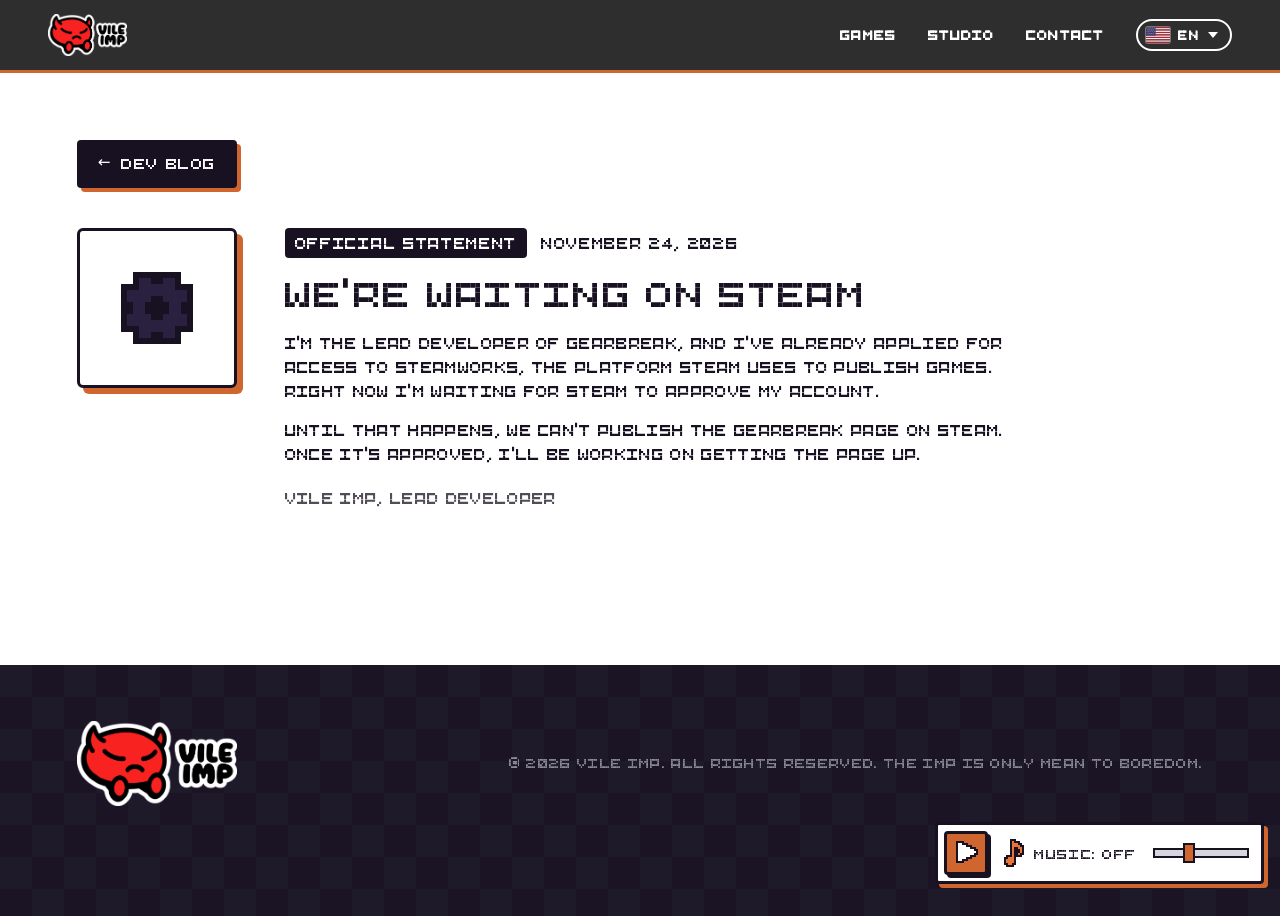
<file: gearbreak/blog-steamworks.html>
<!doctype html>
<html lang="en" data-title-en="We're waiting on Steam - Vile Imp">
<head>
  <meta charset="utf-8">
  <base href="../">
  <meta name="viewport" content="width=device-width, initial-scale=1">
  <title>We're waiting on Steam - Vile Imp</title>
  <meta name="description" content="Official statement from Vile Imp: Gearbreak is waiting on Steamworks approval before its Steam page can go live.">
  <meta name="theme-color" content="#181121">
  <meta property="og:title" content="We're waiting on Steam - Vile Imp">
  <meta property="og:description" content="Official statement from Vile Imp.">
  <meta property="og:image" content="assets/gearbreak/crash-chain.png">
  <link rel="icon" type="image/png" href="assets/gearbreak/favicon.png">
  <link rel="icon" href="assets/gearbreak/favicon.ico" sizes="any">
  <link rel="apple-touch-icon" href="assets/gearbreak/apple-touch-icon.png">
  <link rel="preconnect" href="https://fonts.googleapis.com">
  <link rel="preconnect" href="https://fonts.gstatic.com" crossorigin>
  <link href="https://fonts.googleapis.com/css2?family=Rubik:wght@400;500;700;900&display=swap" rel="stylesheet">
  <script>(function(){try{var f=sessionStorage.getItem("vt");if(f){sessionStorage.removeItem("vt");document.documentElement.className+=" vt-in vt-"+f}}catch(e){}})();</script>
  <link rel="stylesheet" href="style.css?v=37">
</head>
<body class="gb">
  <svg width="0" height="0" style="position:absolute" aria-hidden="true"><symbol id="gear" viewBox="0 0 100 100"><path d="M43 4h14l2 12a35 35 0 0 1 9 4l10-7 10 10-7 10a35 35 0 0 1 4 9l12 2v14l-12 2a35 35 0 0 1-4 9l7 10-10 10-10-7a35 35 0 0 1-9 4l-2 12H43l-2-12a35 35 0 0 1-9-4l-10 7-10-10 7-10a35 35 0 0 1-4-9L3 57V43l12-2a35 35 0 0 1 4-9l-7-10 10-10 10 7a35 35 0 0 1 9-4z M50 33a17 17 0 1 0 0.01 0z" fill-rule="evenodd"/></symbol></svg>

  <header class="nav">
    <a class="nav__logo" href="index.html" aria-label="Vile Imp">
      <img src="assets/logo-sticker.png" alt="Vile Imp" width="717" height="383">
    </a>
    <nav class="nav__links" aria-label="Main">
      <a href="index.html#games" data-i18n="nav.games">Games</a>
      <a href="index.html#studio" data-i18n="nav.studio">Studio</a>
      <a href="index.html#contact" data-i18n="nav.contact">Contact</a>
      <div class="lang" id="lang">
        <button class="lang__btn" type="button" aria-haspopup="listbox" aria-expanded="false" aria-label="Language: English">
          <img class="lang__flag" src="assets/flags/us.svg" alt="" width="30" height="20"><span class="lang__code">EN</span><span class="lang__caret" aria-hidden="true"></span>
        </button>
        <ul class="lang__menu" role="listbox" aria-label="Language">
          <li><button type="button" role="option" data-lang="en" aria-selected="true"><img src="assets/flags/us.svg" alt="" width="30" height="20"><span>English</span></button></li>
          <li><button type="button" role="option" data-lang="pt" aria-selected="false"><img src="assets/flags/br.svg" alt="" width="30" height="20"><span>Português</span></button></li>
          <li><button type="button" role="option" data-lang="es" aria-selected="false"><img src="assets/flags/es.svg" alt="" width="30" height="20"><span>Español</span></button></li>
          <li><button type="button" role="option" data-lang="ja" aria-selected="false" lang="ja"><img src="assets/flags/jp.svg" alt="" width="30" height="20"><span>日本語</span></button></li>
          <li><button type="button" role="option" data-lang="zh" aria-selected="false" lang="zh-CN"><img src="assets/flags/cn.svg" alt="" width="30" height="20"><span>简体中文</span></button></li>
        </ul>
      </div>
    </nav>
  </header>

  <main>
    <section class="section gb-blog gb-post">
      <a class="post__back" href="gearbreak.html#blog"><span aria-hidden="true">←</span> <span data-i18n="gb.blogTitle">Dev blog</span></a>
      <article class="post post--full" lang="en">
        <div class="post__logo" aria-hidden="true"><img src="assets/gearbreak/gear.png" width="16" height="16" alt=""></div>
        <div class="post__body">
          <p class="post__meta"><span class="post__tag">Official statement</span> <time datetime="2026-11-24">November 24, 2026</time></p>
          <h1 class="post__title">We're waiting on Steam</h1>
          <p>I'm the lead developer of Gearbreak, and I've already applied for access to Steamworks, the platform Steam uses to publish games. Right now I'm waiting for Steam to approve my account.</p>
          <p>Until that happens, we can't publish the Gearbreak page on Steam. Once it's approved, I'll be working on getting the page up.</p>
          <p class="post__sign">Vile Imp, lead developer</p>
        </div>
      </article>
    </section>
  </main>

  <footer class="footer">
    <img src="assets/logo-sticker.png" alt="Vile Imp" width="717" height="383" class="footer__logo">
    <p>© <span id="year">2026</span> Vile Imp. <span data-i18n="footer">All rights reserved. The imp is only mean to boredom.</span></p>
  </footer>

  <script src="i18n.js?v=28"></script>
  <script src="site.js?v=2"></script>
</body>
</html>
</file>
<file: style.css>
:root {
  --red: #f72222;
  --red-dark: #c41414;
  --black: #0a0a0a;
  --ink: #000;
  --white: #fff;
  --grey: #8a8a8a;
  --font: 'Rubik', system-ui, sans-serif;
}
* { box-sizing: border-box; margin: 0; padding: 0; }
html { scroll-behavior: smooth; }
html, body, main { overflow-x: clip; }
body { background: var(--black); color: var(--white); font-family: var(--font); line-height: 1.5; -webkit-font-smoothing: antialiased; }
img { max-width: 100%; height: auto; display: block; }
a { color: inherit; }
::selection { background: var(--red); color: var(--white); }

/* Nav */
.nav { position: fixed; inset: 0 0 auto 0; z-index: 10; display: flex; justify-content: space-between; align-items: center;
  padding: 14px clamp(16px, 4vw, 48px); background: rgba(10,10,10,.85); backdrop-filter: blur(8px); border-bottom: 2px solid #1c1c1c; }
.nav__logo { display: flex; align-items: center; gap: 10px; text-decoration: none; font-weight: 900; letter-spacing: .04em; font-size: 1.1rem; }
.nav__logo img { height: 42px; width: auto; flex-shrink: 0; transition: transform .2s; }
.nav__logo:hover img { transform: rotate(-3deg) scale(1.05); }
.nav__links { display: flex; align-items: center; gap: clamp(12px, 3vw, 32px); }
.nav__links a { text-decoration: none; font-weight: 700; text-transform: uppercase; font-size: .85rem; letter-spacing: .08em; position: relative; }
.nav__links a::after { content: ''; position: absolute; left: 0; right: 100%; bottom: -4px; height: 3px; background: var(--red); transition: right .2s; }
.nav__links a:hover::after, .nav__links a:focus-visible::after { right: 0; }
.lang { position: relative; }
.lang__btn { font: inherit; font-weight: 900; font-size: .8rem; letter-spacing: .08em; background: none; color: var(--white);
  border: 2px solid var(--white); border-radius: 999px; padding: 5px 12px 5px 8px; cursor: pointer; transition: border-color .2s;
  display: flex; align-items: center; gap: 8px; }
.lang__btn:hover, .lang__btn:focus-visible, .lang.is-open .lang__btn { border-color: var(--red); outline: none; }
.lang__flag, .lang__menu img { width: 24px; height: 16px; border-radius: 2px; box-shadow: 0 0 0 1px rgba(255,255,255,.35); flex-shrink: 0; }
.lang__caret { width: 0; height: 0; border-left: 5px solid transparent; border-right: 5px solid transparent; border-top: 6px solid currentColor; transition: transform .2s; }
.lang.is-open .lang__caret { transform: rotate(180deg); }
/* the list drops down under the pill */
.lang__menu { list-style: none; position: absolute; top: calc(100% + 8px); right: 0; min-width: 190px; padding: 6px; margin: 0;
  background: var(--black); border: 2px solid var(--white); border-radius: 12px; z-index: 20;
  opacity: 0; visibility: hidden; transform: translateY(-6px); transform-origin: top right; transition: opacity .15s, transform .15s, visibility 0s .15s; }
.lang.is-open .lang__menu { opacity: 1; visibility: visible; transform: none; transition: opacity .15s, transform .15s; }
.lang__menu button { width: 100%; display: flex; align-items: center; gap: 12px; padding: 9px 10px; border: 0; border-radius: 8px;
  background: none; color: var(--white); font: inherit; font-weight: 700; font-size: .95rem; letter-spacing: .02em; text-align: left; cursor: pointer; }
.lang__menu button:hover, .lang__menu button:focus-visible { background: rgba(255,255,255,.1); outline: none; }
.lang__menu button[aria-selected="true"] { color: var(--red); }

/* Hero */
.hero { min-height: 100vh; display: grid; grid-template-columns: 1.1fr 1fr; align-items: center; gap: clamp(24px, 5vw, 80px);
  padding: 110px clamp(20px, 6vw, 96px) 60px; position: relative; overflow: hidden; }
.hero::before { content: ''; position: absolute; width: 50vmax; height: 50vmax; left: -5vmax; top: 50%; transform: translateY(-50%);
  background: radial-gradient(circle, rgba(247,34,34,.22), transparent 60%); pointer-events: none; }
.hero__imp { position: relative; }
.hero__imp img { width: auto; max-width: min(100%, 460px); max-height: calc(100vh - 400px); display: block; margin: 0 auto; filter: drop-shadow(0 30px 40px rgba(0,0,0,.6)); }
@keyframes bob { 0%,100% { transform: translateY(0) rotate(-2deg); } 50% { transform: translateY(-18px) rotate(2deg); } }
.hero__wordmark { width: clamp(200px, 30vw, 420px); margin-bottom: 28px; }
.hero__tag { font-size: clamp(1.1rem, 2vw, 1.5rem); max-width: 26ch; color: #d8d8d8; margin-bottom: 32px; }
.hero__tag em { font-style: normal; color: var(--red); font-weight: 700; }

/* Buttons */
.btn { display: inline-flex; align-items: center; gap: 10px; background: var(--red); color: var(--white); text-decoration: none;
  font-weight: 900; text-transform: uppercase; letter-spacing: .06em; padding: 16px 28px; border: 3px solid var(--ink);
  border-radius: 999px; box-shadow: 5px 5px 0 var(--white); transition: transform .15s, box-shadow .15s; }
.btn:hover, .btn:focus-visible { transform: translate(-2px,-2px); box-shadow: 7px 7px 0 var(--white); outline: none; }
.btn--dark { background: var(--black); box-shadow: 5px 5px 0 var(--ink); border-color: var(--black); }
.btn--dark:hover, .btn--dark:focus-visible { box-shadow: 7px 7px 0 var(--ink); }
.btn--ghost { background: transparent; color: var(--white); border-color: var(--white); box-shadow: none; cursor: default; }
.btn--ghost:hover { transform: none; box-shadow: none; }

/* Marquee */
.marquee { background: var(--red); color: var(--ink); overflow: hidden; border-block: 3px solid var(--ink); transform: rotate(-1.5deg); margin: 0 -10px; }
.marquee__track { display: flex; width: max-content; animation: scroll 22s linear infinite; }
.marquee__track span { font-weight: 900; font-size: clamp(1.2rem, 3vw, 2rem); padding: 12px 0; white-space: nowrap; }
@keyframes scroll { to { transform: translateX(-50%); } }

/* Sections */
.section { padding: clamp(80px, 12vw, 140px) clamp(20px, 6vw, 96px); }
.section__title { font-size: clamp(2.6rem, 8vw, 6rem); font-weight: 900; text-transform: uppercase; line-height: .9; margin-bottom: 48px; letter-spacing: -.02em; }
.section__title::after { content: '.'; color: var(--red); }
.section__title--dark { color: var(--ink); }

/* Game feature */
.feature { color: inherit; text-decoration: none; transition: transform .2s, border-color .2s; display: grid; grid-template-columns: 1.3fr 1fr; border: 3px solid var(--white); border-radius: 24px; overflow: hidden; background: #111; }
.feature__art { position: relative; min-height: 420px; background: var(--red); display: grid; place-items: center; overflow: hidden;
  background-image: repeating-linear-gradient(-45deg, rgba(0,0,0,.08) 0 14px, transparent 14px 28px); }
.gear { position: absolute; width: 85%; max-width: 460px; fill: var(--ink); opacity: .9; animation: spin 30s linear infinite; }
.feature:hover .gear { animation-duration: 4s; }
@keyframes spin { to { transform: rotate(360deg); } }
.feature__crack { position: absolute; inset: 0; background: linear-gradient(115deg, transparent 49.2%, var(--red) 49.4% 50.6%, transparent 50.8%); }
.feature__name { position: relative; font-weight: 900; font-size: clamp(2.2rem, 6vw, 4.6rem); letter-spacing: -.02em; color: var(--white);
  -webkit-text-stroke: 3px var(--ink); paint-order: stroke fill; text-shadow: 6px 6px 0 var(--ink); transform: rotate(-4deg); }
.badge { position: absolute; top: 20px; left: 20px; background: var(--ink); color: var(--white); font-weight: 900; font-size: .75rem;
  text-transform: uppercase; letter-spacing: .1em; padding: 8px 14px; border-radius: 999px; }
.badge::before { content: ''; display: inline-block; width: 8px; height: 8px; background: var(--red); border-radius: 50%; margin-right: 8px; animation: blink 1.2s infinite; }
@keyframes blink { 50% { opacity: .2; } }
.feature__body { padding: clamp(28px, 4vw, 48px); display: flex; flex-direction: column; gap: 18px; justify-content: center; }
.feature__kicker { color: var(--red); font-weight: 700; text-transform: uppercase; letter-spacing: .1em; font-size: .8rem; }
.feature__body h3 { font-size: clamp(2rem, 4vw, 3rem); font-weight: 900; line-height: 1; }
.feature__body p { color: #cfcfcf; font-size: 1.05rem; }
.feature__body strong { color: var(--white); }
.feature__facts { list-style: none; display: grid; gap: 8px; margin-bottom: 8px; }
.feature__facts li { padding-left: 26px; position: relative; color: #cfcfcf; }
.feature__facts li::before { content: '✦'; position: absolute; left: 0; color: var(--red); }
.feature .btn { align-self: flex-start; }

/* Studio */
.studio { background: var(--white); color: var(--ink); }
.studio__inner { max-width: 1100px; }
.studio__lead { font-size: clamp(1.5rem, 3.4vw, 2.6rem); font-weight: 700; line-height: 1.2; margin-bottom: 64px; max-width: 24ch; }
.studio__lead mark { background: var(--red); color: var(--white); padding: 0 .2em; border-radius: 6px; }
.studio__values { list-style: none; display: grid; grid-template-columns: repeat(3, 1fr); gap: 24px; }
.studio__values li { border-top: 4px solid var(--ink); padding-top: 18px; display: grid; gap: 8px; }
.studio__values strong { color: var(--red); font-size: 2rem; font-weight: 900; }

/* Contact */
.contact { background: var(--red); color: var(--ink); text-align: center; }
.contact__big { font-size: clamp(4rem, 16vw, 12rem); font-weight: 900; line-height: .85; letter-spacing: -.04em; color: var(--white);
  -webkit-text-stroke: 4px var(--ink); paint-order: stroke fill; text-shadow: 8px 8px 0 var(--ink); }
.contact__sub { font-size: clamp(1.1rem, 2vw, 1.4rem); font-weight: 500; margin: 28px 0 36px; }
.contact__links { display: flex; justify-content: center; gap: 16px; flex-wrap: wrap; }
.contact__form { max-width: 680px; margin: 0 auto 36px; text-align: left; background: var(--white); color: var(--ink);
  border: 4px solid var(--ink); border-radius: 24px; padding: clamp(20px, 4vw, 34px); box-shadow: 8px 8px 0 var(--ink);
  display: grid; gap: 16px; position: relative; }
.contact__hp { position: absolute; left: -9999px; width: 1px; height: 1px; opacity: 0; pointer-events: none; }
.contact__topics { border: 0; display: grid; gap: 10px; }
.contact__label { display: block; font-weight: 900; font-size: .78rem; text-transform: uppercase; letter-spacing: .09em; color: var(--ink); margin-bottom: 6px; }
.contact__topics .contact__label { margin-bottom: 0; }
.contact__pills { display: flex; flex-wrap: wrap; gap: 10px; }
.contact__pill { position: relative; cursor: pointer; }
.contact__pill input { position: absolute; opacity: 0; width: 0; height: 0; }
.contact__pill span { display: inline-block; padding: 9px 16px; border: 3px solid var(--ink); border-radius: 999px; font-weight: 700;
  font-size: .92rem; background: var(--white); color: var(--ink); transition: transform .12s, background .12s, color .12s, box-shadow .12s; }
.contact__pill:hover span { transform: translate(-1px, -1px); box-shadow: 3px 3px 0 var(--ink); }
.contact__pill input:focus-visible + span { outline: 3px solid var(--red); outline-offset: 2px; }
.contact__pill input:checked + span { background: var(--black); color: var(--white); box-shadow: 3px 3px 0 var(--red); }
.contact__pill--fixed { cursor: default; }
.contact__pill--fixed:hover span { transform: none; box-shadow: 3px 3px 0 var(--red); }
.contact__pill--fixed span { background: var(--black); color: var(--white); box-shadow: 3px 3px 0 var(--red); }
body.gb .contact__form { background: var(--gb-paper); color: var(--gb-ink); border-color: var(--gb-ink); border-radius: 10px; box-shadow: 8px 8px 0 var(--gb-ink); }
body.gb .contact__pill span { background: var(--gb-paper); color: var(--gb-ink); border-color: var(--gb-ink); border-radius: 4px; }
body.gb .contact__pill input:checked + span,
body.gb .contact__pill--fixed span,
body.gb .contact__pill--fixed:hover span { background: var(--gb-ink); color: var(--gb-paper); box-shadow: 3px 3px 0 var(--gb-orange); }
body.gb .contact__form input[type="text"],
body.gb .contact__form input[type="email"],
body.gb .contact__form textarea { background: #fff; color: var(--gb-ink); border-color: var(--gb-ink); border-radius: 6px; }
body.gb .contact__form input[type="text"]:focus-visible,
body.gb .contact__form input[type="email"]:focus-visible,
body.gb .contact__form textarea:focus-visible { border-color: var(--gb-orange); box-shadow: 4px 4px 0 var(--gb-ink); }
.contact__row { display: grid; grid-template-columns: 1fr 1fr; gap: 14px; }
.contact__field { display: block; }
.contact__form input[type="text"],
.contact__form input[type="email"],
.contact__form textarea { width: 100%; font: inherit; font-weight: 500; font-size: 1rem; padding: 12px 14px; color: var(--ink);
  background: var(--white); border: 3px solid var(--ink); border-radius: 12px; transition: border-color .15s, box-shadow .15s; }
.contact__form textarea { resize: vertical; min-height: 112px; }
.contact__form input[type="text"]:focus-visible,
.contact__form input[type="email"]:focus-visible,
.contact__form textarea:focus-visible { outline: none; border-color: var(--red); box-shadow: 4px 4px 0 var(--ink); }
.contact__form .h-captcha { min-height: 78px; }
.contact__actions { display: flex; align-items: center; gap: 16px; flex-wrap: wrap; margin-top: 4px; }
.contact__submit { cursor: pointer; font-family: inherit; }
.contact__submit:disabled { opacity: .65; cursor: wait; transform: none; box-shadow: 5px 5px 0 var(--ink); }
.contact__status { font-weight: 700; font-size: .95rem; }
.contact__status.is-ok { color: #0e7a3a; }
.contact__status.is-err { color: var(--red-dark); }
@media (max-width: 640px) {
  .contact__row { grid-template-columns: 1fr; }
}
.btn__icon { width: 1.3em; height: 1.3em; flex: none; }
.btn--mail { text-transform: none; letter-spacing: .01em; overflow-wrap: anywhere; }

/* Footer */
.footer { padding: 56px clamp(20px, 6vw, 96px); display: flex; align-items: center; justify-content: space-between; gap: 24px; flex-wrap: wrap; color: var(--grey); font-size: .9rem; }
.footer__logo { width: 160px; height: auto; image-rendering: auto; }   /* smooth sticker, even on the Gearbreak footer whose checker background is pixelated */

/* Responsive */
@media (max-width: 860px) {
  .hero { grid-template-columns: 1fr; text-align: center; padding-top: 100px; }
  .hero__imp img { max-width: 240px; max-height: 34vh; }
  .hero__wordmark, .hero__tag { margin-inline: auto; }
  .feature { grid-template-columns: 1fr; }
  .feature__art { min-height: 300px; }
  .studio__values { grid-template-columns: 1fr; }
  .nav__links a { display: none; }
}
@media (prefers-reduced-motion: reduce) {
  *, *::before, *::after { animation: none !important; transition: none !important; }
  html { scroll-behavior: auto; }
}

/* Clickable game card */
.feature:hover, .feature:focus-visible { transform: translateY(-4px); border-color: var(--red); outline: none; }
.feature:hover .btn { transform: translate(-2px,-2px); box-shadow: 7px 7px 0 var(--white); }
.feature__tagline { color: var(--white) !important; font-weight: 700; font-size: 1.2rem !important; }

/* Gearbreak page */
.back { position: absolute; top: 0; left: 0; color: var(--white); text-decoration: none; font-weight: 700; text-transform: uppercase; letter-spacing: .08em; font-size: .8rem; }
.back:hover, .back:focus-visible { color: var(--ink); outline: none; }
.gb-hero { position: relative; overflow: hidden; background: var(--red); min-height: 78vh; display: grid; place-items: center; text-align: center;
  padding: 130px clamp(20px, 6vw, 96px) 80px; background-image: repeating-linear-gradient(-45deg, rgba(0,0,0,.08) 0 14px, transparent 14px 28px); }
.gb-hero__gear { width: min(70vw, 620px); left: -8%; top: 50%; margin-top: calc(min(70vw, 620px) / -2); opacity: .2; }
.gb-hero__gear--small { width: min(40vw, 340px); left: auto; right: -5%; top: 8%; margin-top: 0; animation-direction: reverse; animation-duration: 18s; }
.gb-hero__inner { position: relative; max-width: 900px; width: 100%; padding-top: 40px; }
.badge--static { position: static; display: inline-block; margin-bottom: 18px; }
.gb-hero__title { font-weight: 900; font-size: clamp(3.4rem, 13vw, 9rem); line-height: .9; letter-spacing: -.03em; color: var(--white);
  -webkit-text-stroke: 4px var(--ink); paint-order: stroke fill; text-shadow: 8px 8px 0 var(--ink); transform: rotate(-3deg); }
.gb-hero__tagline { margin: 28px auto 24px; font-size: clamp(1.2rem, 2.6vw, 1.8rem); font-weight: 900; color: var(--ink); max-width: 28ch; line-height: 1.2; }
.tags { list-style: none; display: flex; flex-wrap: wrap; justify-content: center; gap: 10px; }
.tags li { background: var(--ink); color: var(--white); font-weight: 700; font-size: .85rem; padding: 8px 16px; border-radius: 999px; }
.gb-about { display: grid; grid-template-columns: 1.6fr 1fr; gap: clamp(32px, 6vw, 80px); align-items: start; }
.gb-lead { font-size: clamp(1.3rem, 2.4vw, 1.8rem); font-weight: 700; line-height: 1.3; margin-bottom: 40px; }
.gb-story { display: grid; gap: 20px; color: #cfcfcf; font-size: 1.1rem; max-width: 62ch; }
.gb-story__punch { color: var(--white); font-size: 1.4rem; font-weight: 900; border-left: 6px solid var(--red); padding-left: 18px; }
.facts { position: sticky; top: 100px; border: 3px solid var(--white); border-radius: 20px; padding: 28px; }
.facts dl { display: grid; gap: 6px; }
.facts dt { color: var(--red); font-weight: 900; text-transform: uppercase; letter-spacing: .1em; font-size: .75rem; margin-top: 14px; }
.facts dt:first-child { margin-top: 0; }
.facts dd { font-weight: 500; }
.gb-features { background: var(--white); color: var(--ink); }
.feat-grid { list-style: none; counter-reset: f; display: grid; grid-template-columns: repeat(auto-fit, minmax(260px, 1fr)); gap: 24px; }
.feat-grid li { counter-increment: f; border-top: 4px solid var(--ink); padding-top: 18px; display: grid; gap: 8px; font-size: 1.1rem; font-weight: 500; }
.feat-grid li::before { content: counter(f, decimal-leading-zero); color: var(--red); font-size: 2rem; font-weight: 900; }
/* Screenshots */
.shot { display: block; width: 100%; padding: 0; border: 3px solid var(--ink); border-radius: 14px; overflow: hidden; background: var(--ink);
  cursor: zoom-in; box-shadow: 8px 8px 0 var(--ink); transition: transform .15s, box-shadow .15s; }
.shot img { width: 100%; aspect-ratio: 16 / 9; object-fit: cover; }
.shot:hover, .shot:focus-visible { transform: translate(-3px,-3px); box-shadow: 11px 11px 0 var(--ink); outline: none; }
.shot--hero { margin: 48px auto 0; max-width: 980px; transform: rotate(1.2deg); box-shadow: 12px 12px 0 var(--ink); }
.shot--hero:hover, .shot--hero:focus-visible { transform: rotate(0deg) translate(-3px,-3px); box-shadow: 15px 15px 0 var(--ink); }
.gb-hero__inner:has(.shot--hero) { max-width: 1040px; }
.gb-shots { padding-bottom: clamp(60px, 8vw, 100px); }
.shot-grid { list-style: none; display: grid; grid-template-columns: repeat(2, 1fr); gap: clamp(24px, 4vw, 48px); }
.shot-grid .shot { border-color: var(--white); box-shadow: 8px 8px 0 var(--red); }
.shot-grid .shot:hover, .shot-grid .shot:focus-visible { box-shadow: 11px 11px 0 var(--red); }
.shot-grid figcaption { margin-top: 18px; color: #cfcfcf; font-size: 1.05rem; }
.shot-grid figcaption strong { display: block; color: var(--white); font-weight: 900; text-transform: uppercase; letter-spacing: .08em; font-size: .85rem; margin-bottom: 4px; }
.shot-grid figcaption strong::before { content: '✦ '; color: var(--red); }
.lightbox { margin: auto; max-width: min(96vw, 1600px); width: 100%; padding: 0; border: 3px solid var(--white); border-radius: 14px; background: var(--black); color: var(--white); overflow: visible; }
.lightbox::backdrop { background: rgba(0,0,0,.88); }
.lightbox__img { width: 100%; border-radius: 11px 11px 0 0; }
.lightbox__cap { padding: 14px 18px; color: #cfcfcf; }
.lightbox__close, .lightbox__nav { position: absolute; font: inherit; font-weight: 900; font-size: 1.2rem; width: 44px; height: 44px; border-radius: 50%;
  border: 3px solid var(--ink); background: var(--red); color: var(--white); cursor: pointer; box-shadow: 3px 3px 0 var(--ink); }
.lightbox__close:hover, .lightbox__nav:hover, .lightbox__close:focus-visible, .lightbox__nav:focus-visible { background: var(--white); color: var(--ink); outline: none; }
.lightbox__close { top: -18px; right: -18px; }
.lightbox__nav { top: calc(50% - 40px); }
.lightbox__nav--prev { left: -18px; }
.lightbox__nav--next { right: -18px; }
@media (max-width: 860px) {
  .shot-grid { grid-template-columns: 1fr; }
  .shot--hero { margin-top: 36px; }
  .lightbox__close { top: 8px; right: 8px; }
  .lightbox__nav--prev { left: 8px; }
  .lightbox__nav--next { right: 8px; }
}
@media (max-width: 860px) {
  .gb-about { grid-template-columns: 1fr; }
  .facts { position: static; }
  .gb-hero__gear--small { display: none; }
}

/* ===== Gearbreak page: the game's own look (Dead Revolver face, paper + ink + orange/cyan) ===== */
@font-face { font-family: 'Dead Revolver'; src: url('assets/fonts/DeadRevolverGame.ttf?v=2') format('truetype'); font-display: swap; }
body.gb {
  --gb-ink: #181121; --gb-ink2: #2a2040; --gb-paper: #ffffff; --gb-paper-off: #d6d6de;
  --gb-orange: #d0662f; --gb-orange-dark: #d0662f; --gb-cyan: #43f0ff; --gb-gold: #ffcc4d;
  --red: var(--gb-orange); --red-dark: var(--gb-orange-dark); --black: var(--gb-ink); --ink: var(--gb-ink); --grey: #8a8a99;
  --font: 'Dead Revolver', 'Rubik', system-ui, sans-serif;
  background: var(--gb-paper); color: var(--gb-ink); letter-spacing: .02em; line-height: 1.45;
}
body.gb h1, body.gb h2, body.gb h3, body.gb strong, body.gb .btn, body.gb .badge, body.gb .tags li, body.gb dt, body.gb .back { font-weight: 400; }
body.gb ::selection { background: var(--gb-orange); color: var(--gb-paper); }
body.gb .nav { background: rgba(10,10,10,.85); border-bottom: 3px solid var(--gb-orange); }   /* the studio site's nav colour */
body.gb .nav__links a { color: var(--gb-paper); }
body.gb .nav__links a::after { background: var(--gb-cyan); }
body.gb .lang__btn { border-color: var(--gb-paper); color: var(--gb-paper); }
body.gb .lang__btn:hover, body.gb .lang__btn:focus-visible, body.gb .lang.is-open .lang__btn { border-color: var(--gb-cyan); }
body.gb .lang__menu { background: #0a0a0a; border-color: var(--gb-paper); border-radius: 6px; }
body.gb .lang__menu button { color: var(--gb-paper); font-weight: 400; border-radius: 4px; }
body.gb .lang__menu button[aria-selected="true"] { color: var(--gb-cyan); }
body.gb .btn { background: var(--gb-orange); color: var(--gb-ink); border-color: var(--gb-ink); box-shadow: 5px 5px 0 var(--gb-ink); }
body.gb .btn { border-radius: 4px; }   /* the game's square buttons, as the feature card and the blog buttons, not the studio pill */
body.gb .btn--dark { background: var(--gb-ink); color: var(--gb-paper); border-color: var(--gb-ink); box-shadow: 5px 5px 0 var(--gb-paper); }
body.gb .btn--dark:hover, body.gb .btn--dark:focus-visible { box-shadow: 7px 7px 0 var(--gb-paper); }

/* hero: ink screen like the game's menu, cyan title, orange rim */
body.gb .gb-hero { background: var(--gb-ink); border-bottom: 6px solid var(--gb-orange);
  background-image: url('assets/gearbreak/hero_checker.png'); background-size: 64px 64px; image-rendering: pixelated; }   /* a square checker in the floor tile's greys: hard pixels, not a smooth diagonal stripe */
body.gb .gear { fill: var(--gb-ink2); opacity: 1; }
body.gb .gb-hero__gear { opacity: .9; }
body.gb .gb-hero__title { color: var(--gb-paper); -webkit-text-stroke: 0; text-shadow: 6px 6px 0 var(--gb-orange), 10px 10px 0 #000; font-weight: 400; letter-spacing: .02em; }
body.gb .gb-hero__tagline { color: var(--gb-paper); font-weight: 400; }
body.gb .back { color: var(--gb-cyan); }
body.gb .back:hover, body.gb .back:focus-visible { color: var(--gb-orange); }
body.gb .badge { background: var(--gb-paper); color: var(--gb-ink); }
body.gb .badge::before { background: var(--gb-orange); }
body.gb .tags li { background: var(--gb-paper); color: var(--gb-ink); border: 2px solid var(--gb-ink); box-shadow: 3px 3px 0 var(--gb-orange); border-radius: 6px; }
body.gb .shot { border-color: var(--gb-paper); background: var(--gb-ink); box-shadow: 8px 8px 0 var(--gb-orange); border-radius: 6px; }
body.gb .shot:hover, body.gb .shot:focus-visible { box-shadow: 11px 11px 0 var(--gb-orange); }
body.gb .shot--hero { box-shadow: 12px 12px 0 var(--gb-orange); }
body.gb .shot--hero:hover, body.gb .shot--hero:focus-visible { box-shadow: 15px 15px 0 var(--gb-orange); }

/* marquee: orange strip with ink text */
body.gb .marquee { background: var(--gb-orange); color: var(--gb-ink); border-color: var(--gb-ink); }
body.gb .marquee__track span { font-weight: 400; }

/* paper sections */
body.gb .section__title { font-weight: 400; color: var(--gb-ink); letter-spacing: .01em; }
body.gb .section__title::after { color: var(--gb-orange); }
body.gb .gb-lead { font-weight: 400; color: var(--gb-ink); }
body.gb .gb-story { color: var(--gb-ink); opacity: .88; }
body.gb .gb-story__punch { color: var(--gb-ink); opacity: 1; border-left-color: var(--gb-orange); font-weight: 400; }
body.gb .facts { border: 3px solid var(--gb-ink); border-radius: 6px; background: var(--gb-paper); box-shadow: 6px 6px 0 var(--gb-orange); }
body.gb .facts dt { color: var(--gb-orange-dark); }
body.gb .facts dd { font-weight: 400; }
body.gb .shot-grid .shot { border-color: var(--gb-ink); box-shadow: 8px 8px 0 var(--gb-orange); }
body.gb .shot-grid .shot:hover, body.gb .shot-grid .shot:focus-visible { box-shadow: 11px 11px 0 var(--gb-orange); }
body.gb .shot-grid figcaption { color: var(--gb-ink); }
body.gb .shot-grid figcaption strong { color: var(--gb-ink); }
body.gb .shot-grid figcaption strong::before { color: var(--gb-orange); }

/* features: ink panel */
body.gb .gb-features { background: var(--gb-ink) url('assets/gearbreak/hero_checker.png'); background-size: 64px 64px; image-rendering: pixelated; color: var(--gb-paper); }   /* the hero's checker */
body.gb .section__title--dark { color: var(--gb-cyan); }
body.gb .feat-grid li { border-top-color: var(--gb-orange); font-weight: 400; }
body.gb .feat-grid li::before { color: var(--gb-gold); font-weight: 400; }

/* contact: orange */
body.gb .contact { background: var(--gb-orange); color: var(--gb-ink); }
body.gb .contact__big { color: var(--gb-paper); -webkit-text-stroke: 0; text-shadow: 6px 6px 0 var(--gb-ink); font-weight: 400; }
body.gb .contact__sub { font-weight: 400; }

body.gb .footer { background: var(--gb-ink) url('assets/gearbreak/hero_checker.png'); background-size: 64px 64px; image-rendering: pixelated; color: #8a8a99; padding-bottom: 110px; }   /* clear of the floating music box */
body.gb .lightbox { background: var(--gb-ink); border-color: var(--gb-paper); }
body.gb .lightbox__cap { color: var(--gb-paper); }
body.gb .lightbox__close, body.gb .lightbox__nav { background: var(--gb-orange); color: var(--gb-ink); border-color: var(--gb-ink); box-shadow: 3px 3px 0 var(--gb-ink); }
body.gb .lightbox__close:hover, body.gb .lightbox__nav:hover { background: var(--gb-cyan); color: var(--gb-ink); }

/* Lightbox: fit the picture AND its caption on screen; square buttons */
body.gb .lightbox { width: fit-content; max-width: 92vw; max-height: 94vh; border-radius: 0; }
body.gb .lightbox__img { width: auto; max-width: 100%; max-height: 72vh; margin: 0 auto; border-radius: 0; object-fit: contain; }
body.gb .lightbox__cap { max-width: min(92vw, 1000px); font-size: 1rem; }
body.gb .lightbox__close, body.gb .lightbox__nav { border-radius: 0; }

/* Gear icons from the game (pixel art) behind the hero; features title in white */
body.gb .gb-hero__gear { image-rendering: pixelated; height: auto; opacity: 1; }
body.gb .gb-features .section__title { color: var(--gb-paper); line-height: 1; letter-spacing: .01em; -webkit-text-stroke: 0; text-shadow: none; }
body.gb .gb-features .section__title::after { color: var(--gb-orange); }

/* Home page: the Gearbreak card wears the game's look (Dead Revolver face, ink + orange + cyan, pixel gears) */
.feature--gb { --gb-ink: #181121; --gb-ink2: #2a2040; --gb-orange: #d0662f; --gb-cyan: #43f0ff;
  font-family: 'Dead Revolver', 'Rubik', system-ui, sans-serif; letter-spacing: .02em;
  background: var(--gb-ink); border-color: var(--gb-orange); border-radius: 6px; box-shadow: 8px 8px 0 var(--gb-orange); }
.feature--gb:hover, .feature--gb:focus-visible { border-color: var(--gb-orange); box-shadow: 11px 11px 0 var(--gb-orange); }
.feature--gb .feature__art { background-color: var(--gb-ink); border-right: 3px solid var(--gb-orange);
  background-image: repeating-linear-gradient(-45deg, rgba(67,240,255,.04) 0 14px, transparent 14px 28px); }
.feature--gb .gear { fill: none; opacity: 1; image-rendering: pixelated; height: auto; }
.feature--gb .feature__crack { display: none; }
.feature--gb .feature__name { font-weight: 400; color: #fff; -webkit-text-stroke: 0; text-shadow: 5px 5px 0 var(--gb-orange), 8px 8px 0 #000; letter-spacing: .02em; }
.feature--gb .badge { background: #fff; color: var(--gb-ink); font-weight: 400; border-radius: 4px; }
.feature--gb .badge::before { background: var(--gb-orange); }
.feature--gb .feature__kicker { color: var(--gb-cyan); font-weight: 400; }
.feature--gb h3, .feature--gb .feature__tagline { font-weight: 400; color: #fff; }
.feature--gb .feature__body p { color: #e6e3ee; }
.feature--gb .btn { background: var(--gb-orange); color: var(--gb-ink); border-color: var(--gb-ink); border-radius: 4px; box-shadow: 5px 5px 0 #fff; font-weight: 400; }
@media (max-width: 860px) { .feature--gb .feature__art { border-right: 0; border-bottom: 3px solid var(--gb-orange); } }

/* Preserve the cover's full composition and original colors, including its title. */
.feature--gb .feature__art { padding: 0; place-items: center; min-height: 0; background-image: none; }
.feature--gb .feature__shot { display: block; width: 100%; height: auto; image-rendering: auto; }
.feature--gb .feature__body .badge { position: static; align-self: flex-start; }

/* Mobile: nothing may be wider than the screen. The Dead Revolver face is wide (about .75em a letter), so the big titles shrink with the screen. */
body.gb .gb-hero { grid-template-columns: minmax(0, 1fr); }
.gb-hero__inner, .gb-about__main, .facts, .shot-grid li, .feat-grid li { min-width: 0; }
body.gb .gb-hero__title { font-size: clamp(2.2rem, 11.5vw, 9rem); overflow-wrap: anywhere; }
body.gb .contact__big { font-size: clamp(2rem, 9.5vw, 10rem); }
body.gb .section__title { font-size: clamp(2rem, 8vw, 6rem); overflow-wrap: anywhere; }
@media (max-width: 860px) {
  body.gb .gb-hero { padding: 100px 20px 56px; min-height: 0; }
  body.gb .gb-hero__tagline { font-size: 1.05rem; max-width: none; }
  body.gb .gb-hero__title { text-shadow: 4px 4px 0 var(--gb-orange), 7px 7px 0 #000; }
  body.gb .shot--hero { transform: none; margin-top: 32px; box-shadow: 8px 8px 0 var(--gb-orange); max-width: calc(100% - 8px); }
  body.gb .shot--hero:hover, body.gb .shot--hero:focus-visible { transform: none; }
  body.gb .shot-grid .shot { box-shadow: 6px 6px 0 var(--gb-orange); }
  body.gb .back { position: static; display: inline-block; margin-bottom: 18px; }
  body.gb .facts { box-shadow: 5px 5px 0 var(--gb-orange); }
  body.gb .section { padding-left: 20px; padding-right: 20px; }
  .tags li { font-size: .78rem; padding: 6px 12px; }
  .feature--gb { box-shadow: 5px 5px 0 var(--gb-orange); }
}

/* The game face shapes its lower-case letters as capitals and has no capital U with acute (the game draws the lower-case
   ú for it), so the pages that use it never upper-case their text: "Ú" would fall back to another font and look broken. */
body.gb, body.gb *, .feature--gb, .feature--gb * { text-transform: none !important; }

/* Music button: square paper chip with the game's note icon, bottom right */
.music-box { position: fixed; right: 16px; bottom: 16px; z-index: 20; display: flex; align-items: center; gap: 10px;
  background: #fff; border: 3px solid #181121; border-radius: 4px; box-shadow: 4px 4px 0 #d0662f; padding: 6px 12px 6px 6px; }
.music { display: inline-flex; align-items: center; gap: 10px;
  font-family: inherit; font-size: .9rem; letter-spacing: .04em; cursor: pointer;
  background: transparent; color: #181121; border: 0; box-shadow: none; padding: 4px 6px; }
.music img { width: 20px; height: 28px; image-rendering: pixelated; }
.music:hover, .music:focus-visible { color: #d0662f; outline: none; }
.music.is-off { color: #8a8a99; }
.music.is-off img { opacity: .45; }
/* square pixel slider: ink track, orange block thumb */
.volume { -webkit-appearance: none; appearance: none; width: 96px; height: 10px; background: #d6d6de; border: 2px solid #181121; border-radius: 0; cursor: pointer; }
.volume::-webkit-slider-thumb { -webkit-appearance: none; width: 12px; height: 20px; background: #d0662f; border: 2px solid #181121; border-radius: 0; }
.volume::-moz-range-thumb { width: 8px; height: 16px; background: #d0662f; border: 2px solid #181121; border-radius: 0; }
.volume:focus-visible { outline: 3px solid #43f0ff; outline-offset: 3px; }
@media (max-width: 860px) { .music-box { right: 10px; bottom: 10px; gap: 6px; padding: 4px 8px 4px 4px; } .music { font-size: .8rem; } .volume { width: 72px; } }

.footer__credit { font-size: .8rem; }
.footer__credit a { text-decoration: underline; text-underline-offset: 3px; }
.footer__credit a:hover, .footer__credit a:focus-visible { color: var(--white); outline: none; }

/* Page transition (transition.js): the arriving page's cover fades out, the leaving page's cover fades in */
html.vt-game { --vt: #181121; }
html.vt-studio { --vt: #0a0a0a; }
html.vt-in::before { content: ''; position: fixed; inset: 0; z-index: 9999; background: var(--vt); pointer-events: none;
  animation: vt-out .7s ease .1s both; }
html.vt-in.vt-game::after { content: ''; position: fixed; left: 50%; top: 50%; width: 96px; height: 96px; margin: -48px 0 0 -48px; z-index: 10000;
  background: url('assets/gearbreak/gear_orange.png') center / contain no-repeat; image-rendering: pixelated; pointer-events: none;
  animation: spin 1.6s linear infinite, vt-out .5s ease .15s both; }
@keyframes vt-out { to { opacity: 0; visibility: hidden; } }
.vt-leave { position: fixed; inset: 0; z-index: 9999; opacity: 0; transition: opacity .32s ease; pointer-events: all; }
.vt-leave.vt-game { background: #181121; }
.vt-leave.vt-studio { background: #0a0a0a; }
.vt-leave.on { opacity: 1; }
@media (prefers-reduced-motion: reduce) { html.vt-in::before, html.vt-in::after { display: none; } }

/* until the browser lets the music play (it needs a click or key first) the chip says so and pulses */
.music.is-waiting { animation: music-wait 1.4s ease-in-out infinite; }
@keyframes music-wait { 50% { color: #d0662f; } }
@media (prefers-reduced-motion: reduce) { .music.is-waiting { animation: none; } }

/* play / pause button beside the volume chip */
.music-play { display: inline-grid; place-items: center; width: 44px; height: 44px; background: #d0662f; border: 3px solid #181121; border-radius: 4px;
  box-shadow: 3px 3px 0 #181121; cursor: pointer; padding: 0; }
.music-play img { width: 32px; height: 32px; image-rendering: pixelated; }
.music-play:hover, .music-play:focus-visible { transform: translate(-1px, -1px); box-shadow: 4px 4px 0 #181121; outline: none; }
.music-play.is-waiting { animation: music-play-wait 1.4s ease-in-out infinite; }
@keyframes music-play-wait { 50% { background: #fff; } }
@media (prefers-reduced-motion: reduce) { .music-play.is-waiting { animation: none; } }
@media (max-width: 860px) { .music-play { width: 32px; height: 32px; } .music-play img { width: 16px; height: 16px; } .music img { width: 10px; height: 14px; } }


/* ===== The crew (Gearbreak page) =====
   Flat, like the studio values and the features: each row opens with a 4 px ink rule and the character's GIF (an
   action from the game, facing the text) sits straight on the paper, centred in its column. Rows alternate the
   GIF's side; on phones the GIF comes first. */
.cast-head { max-width: 720px; margin-bottom: clamp(40px, 6vw, 64px); }
.cast-head .section__title { margin-bottom: 14px; }
.cast-head__lead { font-size: clamp(1.1rem, 1.8vw, 1.35rem); }

.cast-stage { position: relative; display: inline-block; max-width: 100%; }
.cast-shadow { position: absolute; z-index: 0; height: auto; transform: translate(-50%, -50%); image-rendering: pixelated; pointer-events: none; }
.cast-gif { position: relative; display: block; max-width: 100%; height: auto; z-index: 1; image-rendering: pixelated; }

.crew-list { list-style: none; display: grid; gap: clamp(48px, 7vw, 88px); }
.crew { display: grid; grid-template-columns: minmax(220px, 4fr) 7fr; gap: clamp(24px, 5vw, 64px); align-items: center;
  border-top: 4px solid var(--gb-ink); padding-top: clamp(28px, 4vw, 44px); min-width: 0; }
.crew:nth-child(even) { grid-template-columns: 7fr minmax(220px, 4fr); }
.crew:nth-child(even) .crew__art { order: 2; }
.crew__art { display: grid; place-items: center; min-height: 300px; }

.crew__info { display: grid; gap: 14px; min-width: 0; }
.crew__name { font-size: clamp(2.6rem, 6vw, 4.2rem); line-height: .95; color: var(--gb-ink); }
.crew__tags { font-size: .85rem; letter-spacing: .1em; text-transform: uppercase; color: var(--gb-orange-dark); }
.crew__quote { font-size: clamp(1.15rem, 1.8vw, 1.4rem); line-height: 1.3; border-left: 6px solid var(--gb-orange); padding-left: 18px; max-width: 40ch; }
.crew__bio { font-size: 1.05rem; max-width: 54ch; opacity: .88; }

/* Pets: three columns, smaller GIFs over a short caption */
.pets { margin-top: clamp(72px, 10vw, 120px); border-top: 4px solid var(--gb-ink); padding-top: clamp(28px, 4vw, 44px); }
.pets__title { font-size: clamp(2rem, 4.5vw, 3.2rem); line-height: 1; }
.pets__title::after { content: '.'; color: var(--gb-orange); }
.pets__lead { max-width: 52ch; margin: 12px 0 clamp(28px, 4vw, 44px); font-size: 1.1rem; opacity: .88; }
.pets__grid { list-style: none; display: grid; grid-template-columns: repeat(3, minmax(0, 1fr)); gap: clamp(20px, 3vw, 40px); }
.pet { display: grid; gap: 6px; align-content: start; text-align: center; }
.pet__art { display: grid; place-items: center; height: 240px; margin-bottom: 8px; }
.pet__name { font-size: 2rem; line-height: 1; }
.pet__species { font-size: .85rem; letter-spacing: .1em; text-transform: uppercase; color: var(--gb-orange-dark); }
.pet__line { font-size: 1rem; opacity: .88; max-width: 32ch; margin: 0 auto; }

@media (max-width: 860px) {
  .crew, .crew:nth-child(even) { grid-template-columns: 1fr; }
  .crew:nth-child(even) .crew__art { order: 0; }
  .crew__art { min-height: 0; }
  .pets__grid { grid-template-columns: 1fr; }
}

/* The game's CJK pixel face (Fusion Pixel Font 8 px, TakWolf, SIL OFL 1.1: assets/fonts/licenses/fusion-pixel/).
   Only the Gearbreak page and its card use it, after Dead Revolver, and a browser fetches it only when a
   Japanese or Chinese page needs it. */
@font-face { font-family: 'Fusion Pixel JA'; src: url('assets/fonts/fusion-pixel-8px-proportional-ja.ttf') format('truetype'); font-display: swap; }
@font-face { font-family: 'Fusion Pixel SC'; src: url('assets/fonts/fusion-pixel-8px-proportional-zh_hans.ttf') format('truetype'); font-display: swap; }
/* Japanese and Chinese: the Latin faces (Rubik, Dead Revolver) have no CJK glyphs, so name system CJK faces next,
   in the right regional form for each language */
html:lang(ja) body { font-family: 'Rubik', 'Yu Gothic UI', 'Yu Gothic', Meiryo, 'Hiragino Sans', 'Noto Sans JP', sans-serif; }
html:lang(ja) body.gb, html:lang(ja) .feature--gb { font-family: 'Dead Revolver', 'Fusion Pixel JA', 'Yu Gothic UI', 'Yu Gothic', Meiryo, 'Hiragino Sans', 'Noto Sans JP', sans-serif; }
html:lang(zh-CN) body { font-family: 'Rubik', 'Microsoft YaHei UI', 'Microsoft YaHei', 'PingFang SC', 'Noto Sans SC', 'Noto Sans CJK SC', 'Source Han Sans SC', 'WenQuanYi Micro Hei', sans-serif; }
html:lang(zh-CN) body.gb, html:lang(zh-CN) .feature--gb { font-family: 'Dead Revolver', 'Fusion Pixel SC', 'Microsoft YaHei UI', 'Microsoft YaHei', 'PingFang SC', 'Noto Sans SC', 'Noto Sans CJK SC', 'Source Han Sans SC', 'WenQuanYi Micro Hei', sans-serif; }
html:lang(zh-CN) .section__title, html:lang(zh-CN) .contact__big, html:lang(zh-CN) .gb-hero__title, html:lang(zh-CN) .gb-features .section__title { letter-spacing: 0; line-height: 1.15; }
html:lang(zh-CN) .hero__tag { max-width: 52ch; }
html:lang(zh-CN) .studio__lead { max-width: 48ch; }
html:lang(zh-CN) .gb-hero__tagline { max-width: 56ch; }
html:lang(zh-CN) .crew__quote { max-width: 80ch; }
html:lang(zh-CN) .crew__bio { max-width: 108ch; }
html:lang(zh-CN) .pets__lead { max-width: 104ch; }
html:lang(zh-CN) .pet__line { max-width: 64ch; }
html:lang(ja) body { line-break: strict; word-break: auto-phrase; overflow-wrap: anywhere; }
html:lang(ja) :is(p, blockquote, figcaption, li, dd) { text-wrap: pretty; }
html:lang(ja) :is(h1, h2, h3, .gb-hero__tagline, .contact__sub, .studio__lead) { text-wrap: balance; }
html:lang(ja) .contact__big { letter-spacing: 0; line-height: 1.05; font-size: clamp(3rem, 12vw, 9rem); -webkit-text-stroke-width: 3px; }
html:lang(ja) :is(.section__title, .feature__name, .gb-hero__title) { letter-spacing: 0; }
html:lang(ja) :is(.crew__tags, .pet__species) { letter-spacing: .02em; }
html:lang(ja) .feature__kicker { letter-spacing: .04em; }
html:lang(ja) .hero__tag { max-width: 52ch; }
html:lang(ja) .studio__lead { max-width: 48ch; }
html:lang(ja) .gb-hero__tagline { max-width: 56ch; }
html:lang(ja) .crew__quote { max-width: 80ch; }
html:lang(ja) .crew__bio { max-width: 108ch; }
html:lang(ja) .pets__lead { max-width: 104ch; }
html:lang(ja) .pet__line { max-width: 64ch; }
/* seletor de idioma: as opcoes ja/zh usam a fonte pixel propria mesmo com a pagina em outro idioma */
body.gb .lang__menu button:lang(ja) { font-family: 'Fusion Pixel JA', 'Yu Gothic UI', 'Yu Gothic', Meiryo, 'Hiragino Sans', 'Noto Sans JP', sans-serif; }
body.gb .lang__menu button:lang(zh-CN) { font-family: 'Fusion Pixel SC', 'Microsoft YaHei UI', 'Microsoft YaHei', 'PingFang SC', 'Noto Sans SC', 'Noto Sans CJK SC', sans-serif; }

/* Dev blog (Gearbreak page): gear logo on a plain paper tile */
body.gb .gb-blog { background: var(--gb-paper); color: var(--gb-ink); }
.post { display: grid; grid-template-columns: 160px minmax(0, 1fr); gap: clamp(20px, 4vw, 48px); align-items: start; max-width: 960px; }
.post__logo { width: 160px; height: 160px; display: grid; place-items: center; background: var(--gb-paper); border: 3px solid var(--gb-ink); border-radius: 6px; box-shadow: 6px 6px 0 var(--gb-orange); }
.post__logo img { width: 96px; height: 96px; image-rendering: pixelated; }
.post__meta { display: flex; flex-wrap: wrap; align-items: center; gap: 10px 14px; margin-bottom: 10px; font-size: .9rem; letter-spacing: .04em; }
.post__tag { background: var(--gb-ink); color: var(--gb-paper); padding: 3px 10px; border-radius: 4px; }
.post__title { font-size: clamp(1.6rem, 4vw, 2.4rem); line-height: 1.1; margin-bottom: 16px; }
.post__body p { max-width: 62ch; margin-bottom: 14px; font-size: 1.05rem; }
.post__sign { margin-top: 20px; opacity: .75; }
@media (max-width: 700px) { .post { grid-template-columns: 1fr; } .post__logo { width: 120px; height: 120px; } .post__logo img { width: 72px; height: 72px; } }
html:lang(ja) .post__body p, html:lang(zh-CN) .post__body p { max-width: 40em; }
.post__title a { color: inherit; text-decoration: none; }
.post__title a:hover, .post__title a:focus-visible { color: var(--gb-orange-dark); outline: none; }
a.post__logo { text-decoration: none; transition: transform .12s, box-shadow .12s; }
a.post__logo:hover { transform: translate(-2px,-2px); box-shadow: 8px 8px 0 var(--gb-orange); }
.post .btn { margin-top: 6px; }
.post--full { max-width: 960px; }
.post__back, .post__more { display: inline-flex; align-items: center; gap: 10px; margin-bottom: 40px; padding: 10px 18px; background: var(--gb-ink); color: var(--gb-paper); border: 3px solid var(--gb-ink); border-radius: 4px; box-shadow: 4px 4px 0 var(--gb-orange); text-decoration: none; font-size: .95rem; letter-spacing: .04em; transition: transform .12s, box-shadow .12s; }
.post__back:hover, .post__back:focus-visible, .post__more:hover, .post__more:focus-visible { transform: translate(-2px,-2px); box-shadow: 6px 6px 0 var(--gb-orange); outline: none; }
.gb-post { min-height: 70vh; }
.music-box[hidden] { display: none; }
.post__more { margin-top: 6px; margin-bottom: 0; }

/* the game's logo picture as the page title: pixel art, so no smoothing; whole multiples keep it sharp */
.gb-hero__logo { display: block; width: min(100%, 990px); height: auto; margin: 0 auto; image-rendering: auto; }
body.gb .gb-hero__title { text-shadow: none; transform: none; line-height: 0; }

/* the game's logo picture on the Games card (pixel art: no tilt, no smoothing, no text shadow) */
.feature--gb .feature__name { transform: none; text-shadow: none; line-height: 0; }
.feature__logo { display: block; width: clamp(240px, 36vw, 440px); height: auto; image-rendering: auto; }

/* The hero screenshot stays straight: a tilted pixel-art picture is resampled and comes out jagged. It is the game's
   1920 px frame shown at exactly 960 px (half), so the browser averages clean 2x2 blocks. */
body.gb .shot--hero { max-width: 966px; transform: none; }   /* 960 px picture + the 3 px frame each side */
body.gb .shot--hero:hover, body.gb .shot--hero:focus-visible { transform: translate(-3px,-3px); }
body.gb .gb-hero__inner:has(.shot--hero) { max-width: 1040px; }

/* ===== Scrollbars: the studio's black + red, the Gearbreak pages' paper + ink + orange (devlogs included) ===== */
html { --sb-track: #0a0a0a; --sb-thumb: #f72222; --sb-thumb-hover: #ff4a4a; --sb-edge: #0a0a0a; --sb-radius: 999px; --sb-line: #1c1c1c; }
html:has(body.gb) { --sb-track: #ffffff; --sb-thumb: #d0662f; --sb-thumb-hover: #d0662f; --sb-edge: #181121; --sb-radius: 4px; --sb-line: #181121; }
@supports selector(::-webkit-scrollbar) {
  ::-webkit-scrollbar { width: 14px; height: 14px; }
  ::-webkit-scrollbar-track { background: var(--sb-track); box-shadow: inset 2px 0 0 var(--sb-line); }
  ::-webkit-scrollbar-thumb { background: var(--sb-thumb); border: 3px solid var(--sb-track); border-radius: var(--sb-radius); }
  ::-webkit-scrollbar-thumb:hover { background: var(--sb-thumb-hover); }
  ::-webkit-scrollbar-thumb:active { background: var(--sb-thumb-hover); }
  ::-webkit-scrollbar-corner { background: var(--sb-track); }
  /* the game's square, ink-outlined parts */
  html:has(body.gb) ::-webkit-scrollbar-thumb { border: 2px solid var(--sb-edge); box-shadow: inset 0 0 0 2px var(--sb-track); }
}
@supports not selector(::-webkit-scrollbar) {
  html { scrollbar-color: var(--sb-thumb) var(--sb-track); }
}

body.gb .feature__facts li::before { content: ''; width: 14px; height: 14px; top: .3em; background: currentColor; -webkit-mask: url(assets/gearbreak/star.svg) center / contain no-repeat; mask: url(assets/gearbreak/star.svg) center / contain no-repeat; }
body.gb .shot-grid figcaption strong::before { content: '-'; display: inline-block; margin-right: 6px; color: var(--red); }
body.gb .feature__facts li::before { background: var(--red); }
</file>
